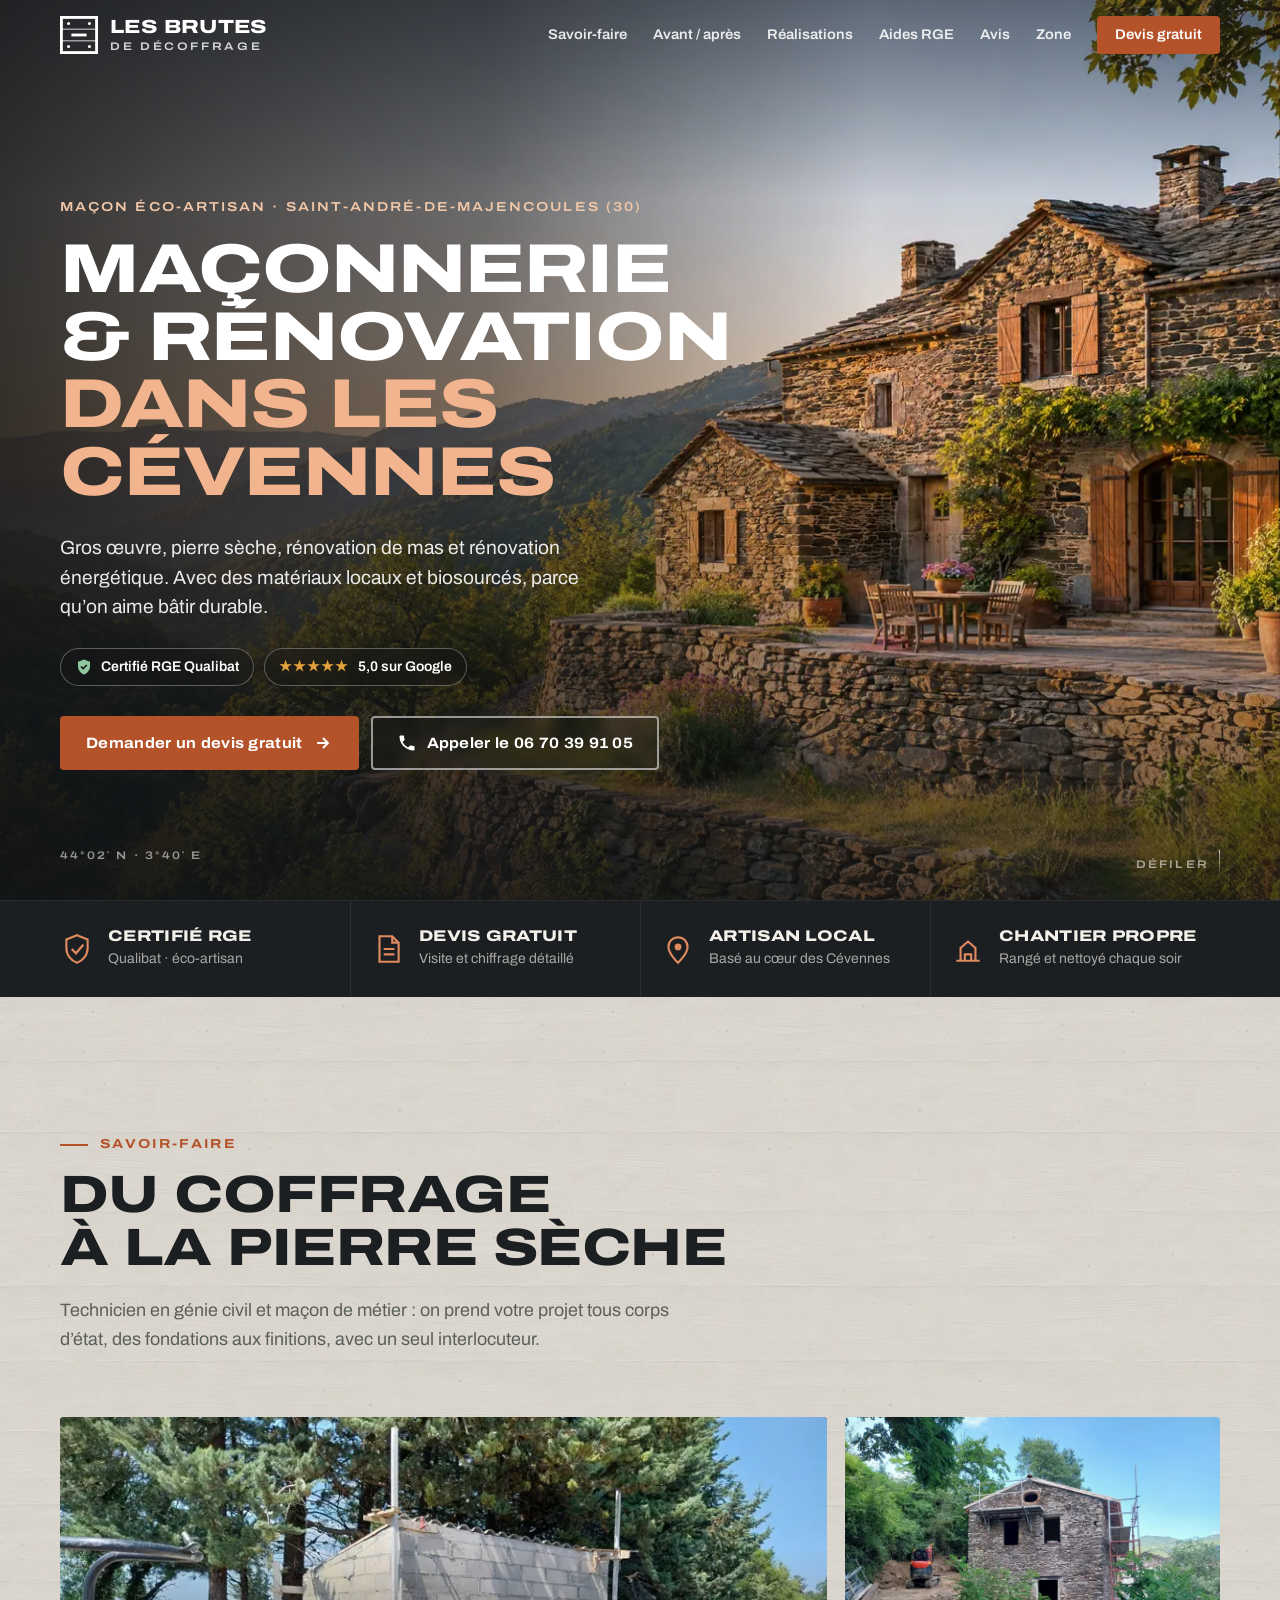
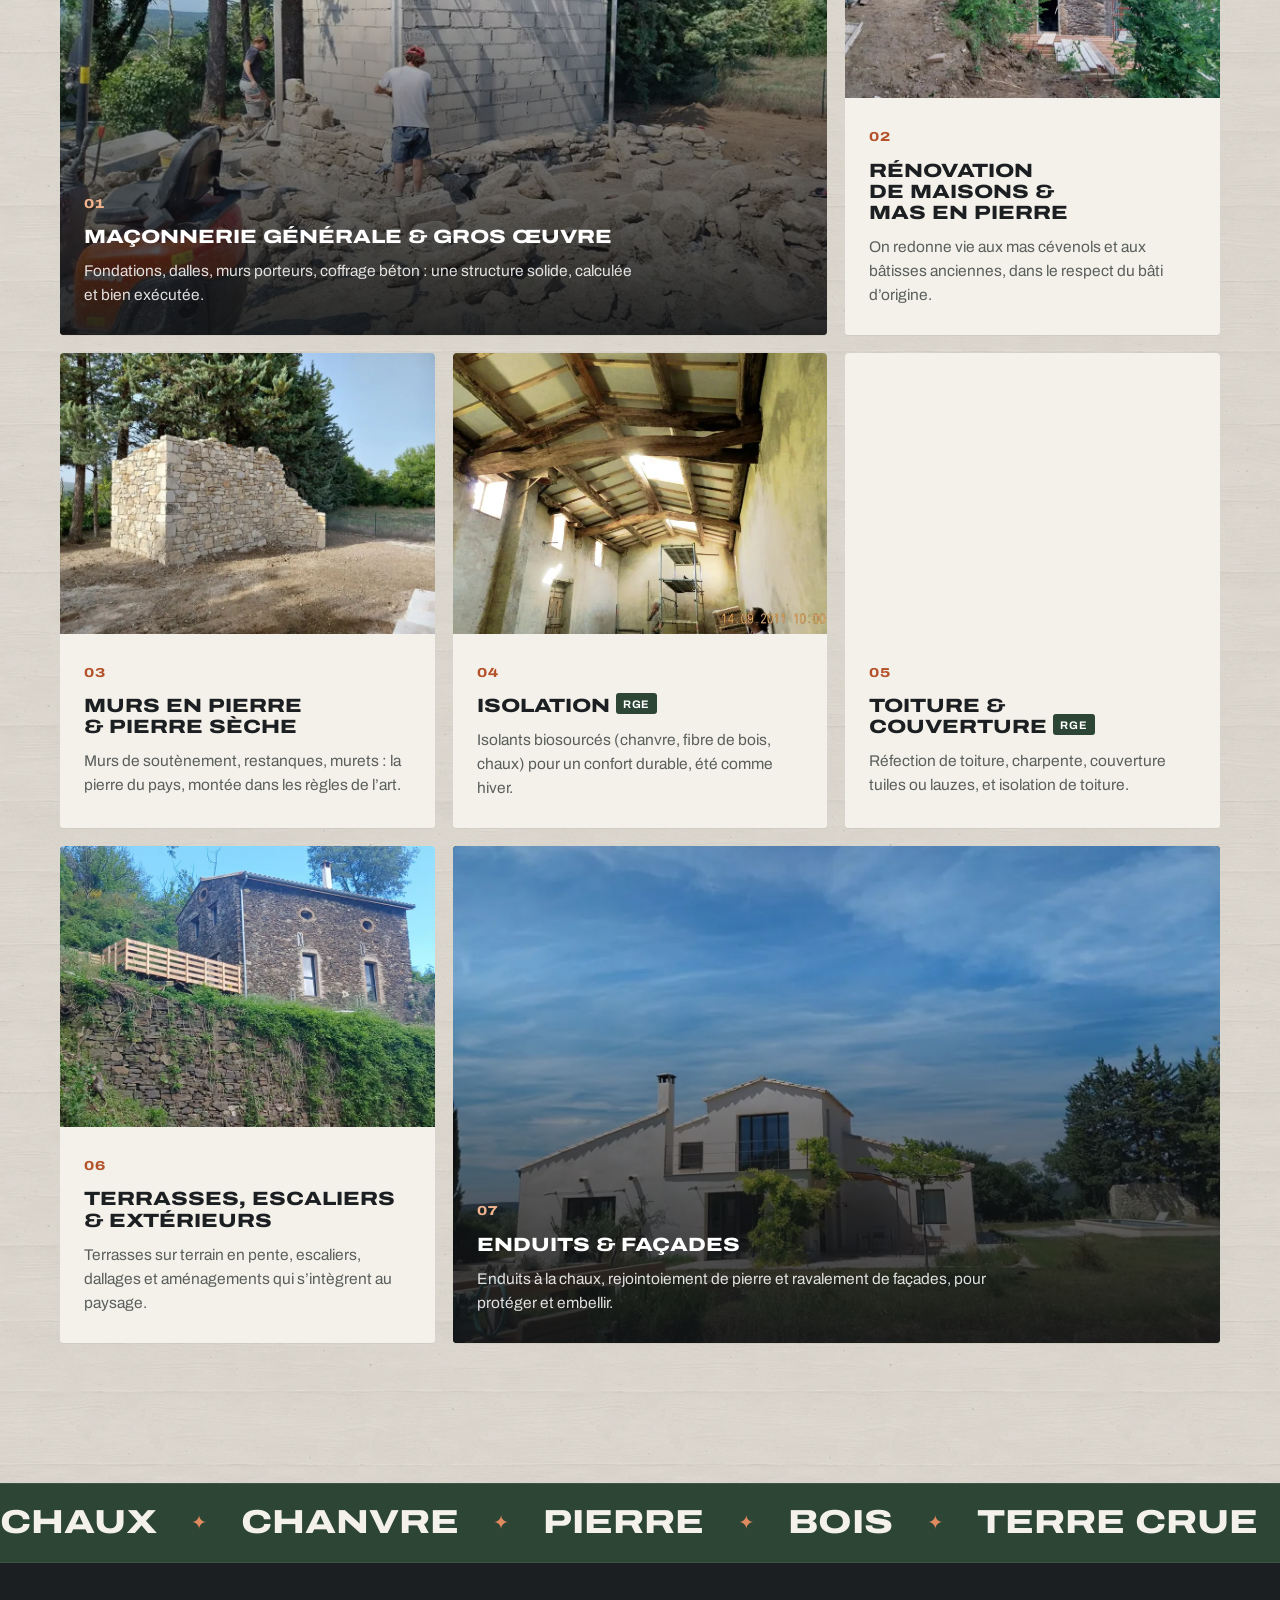
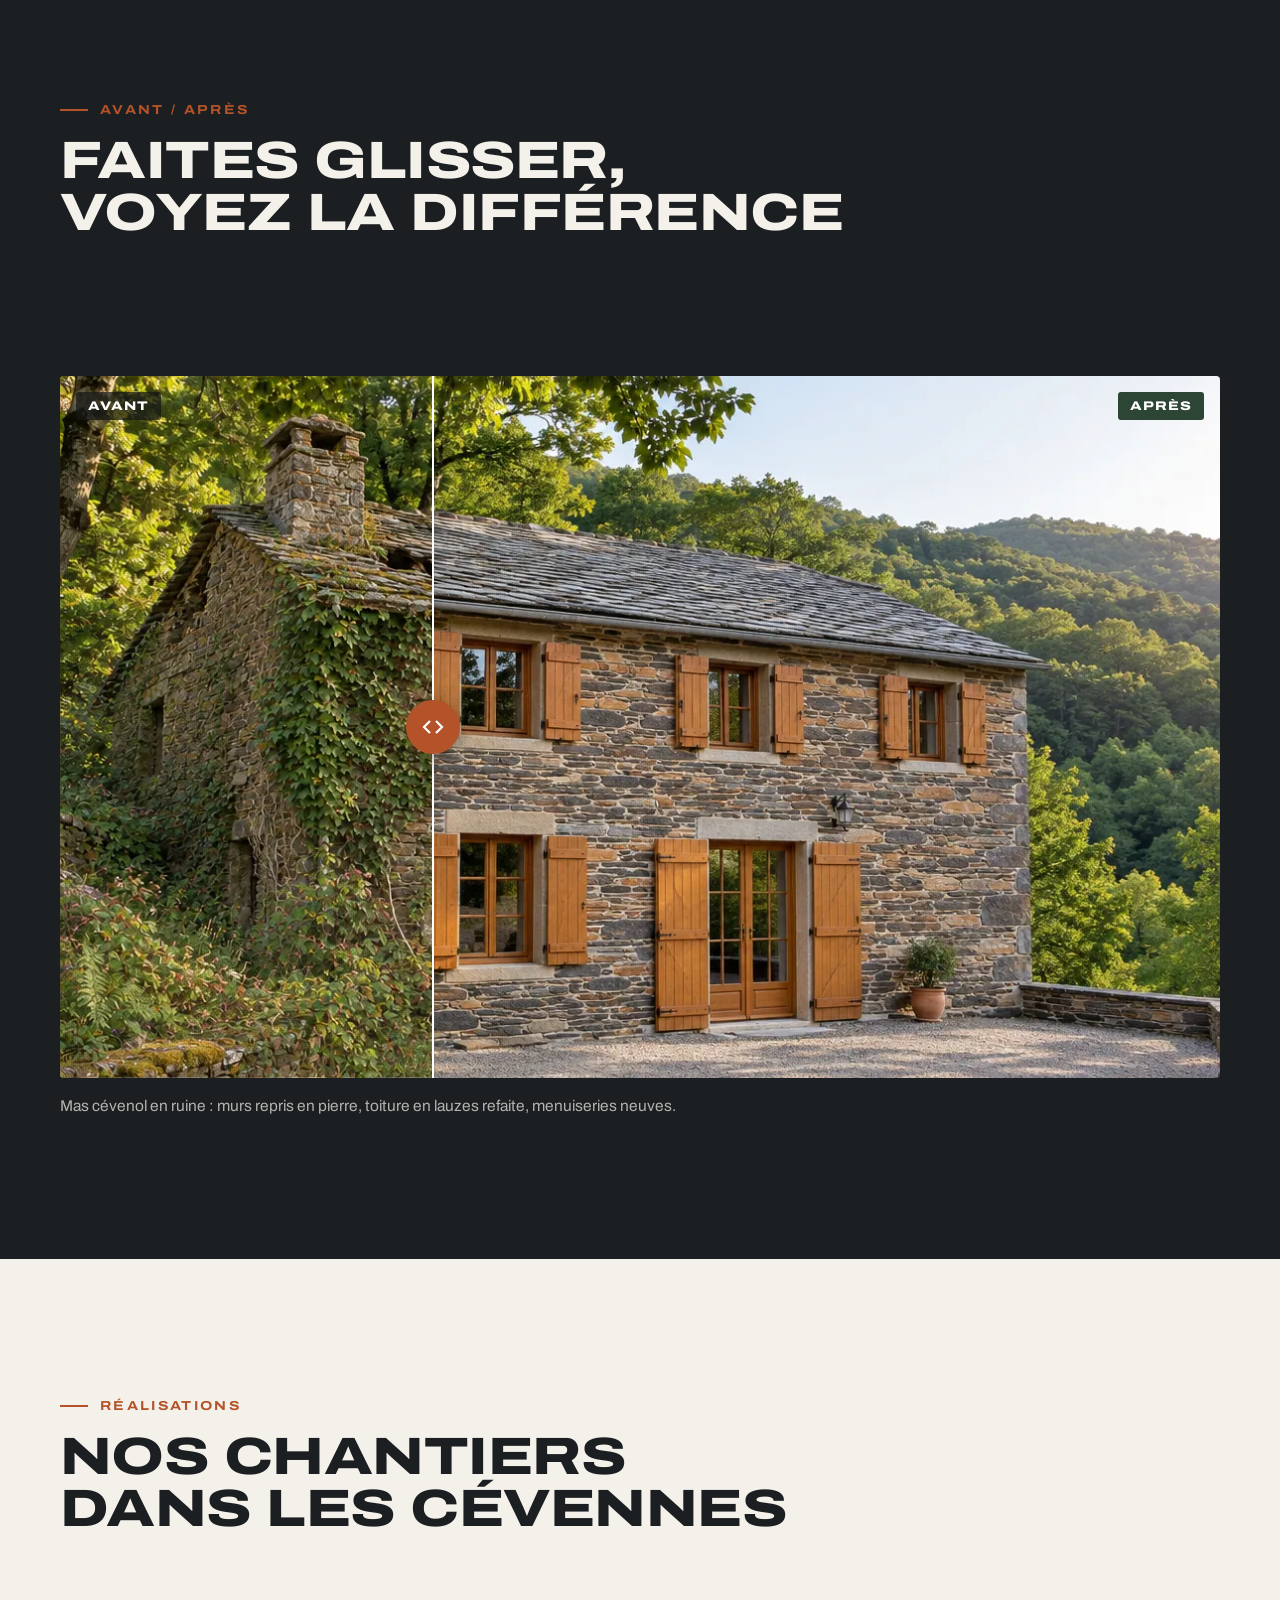
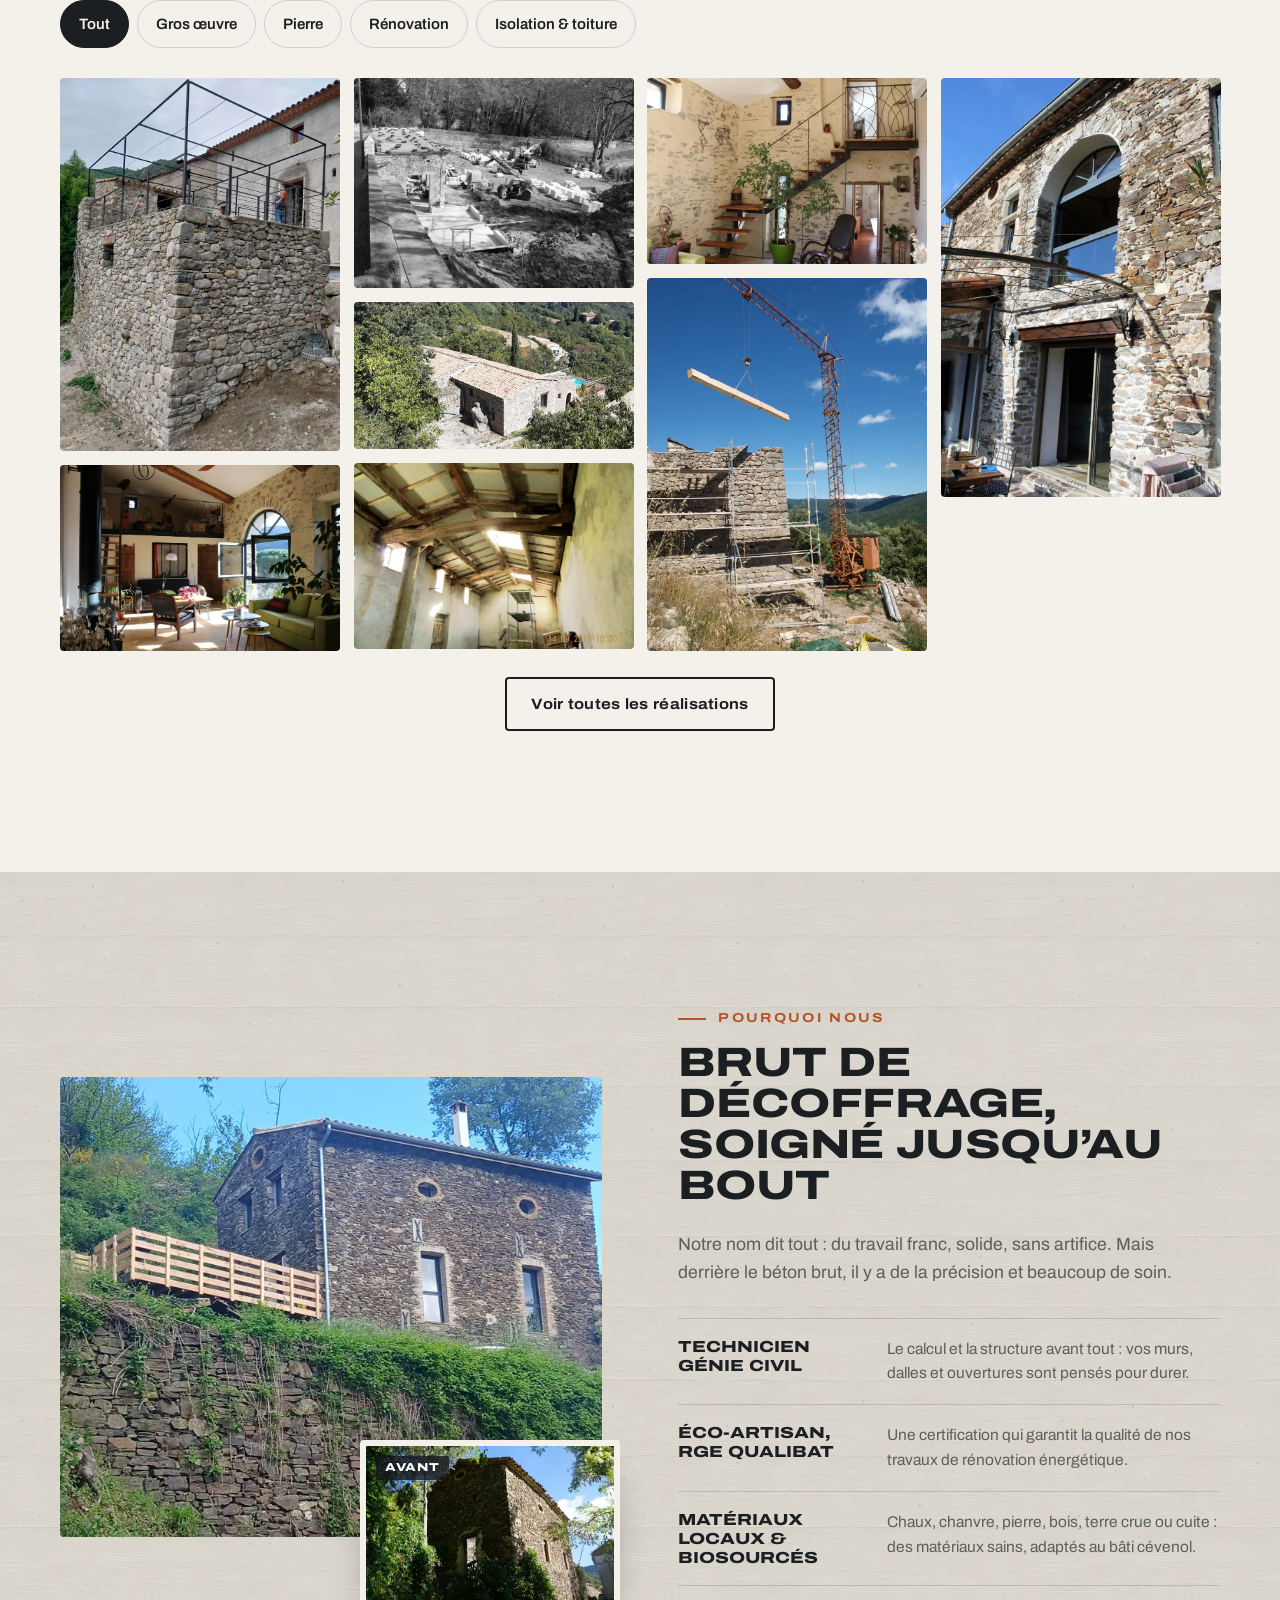
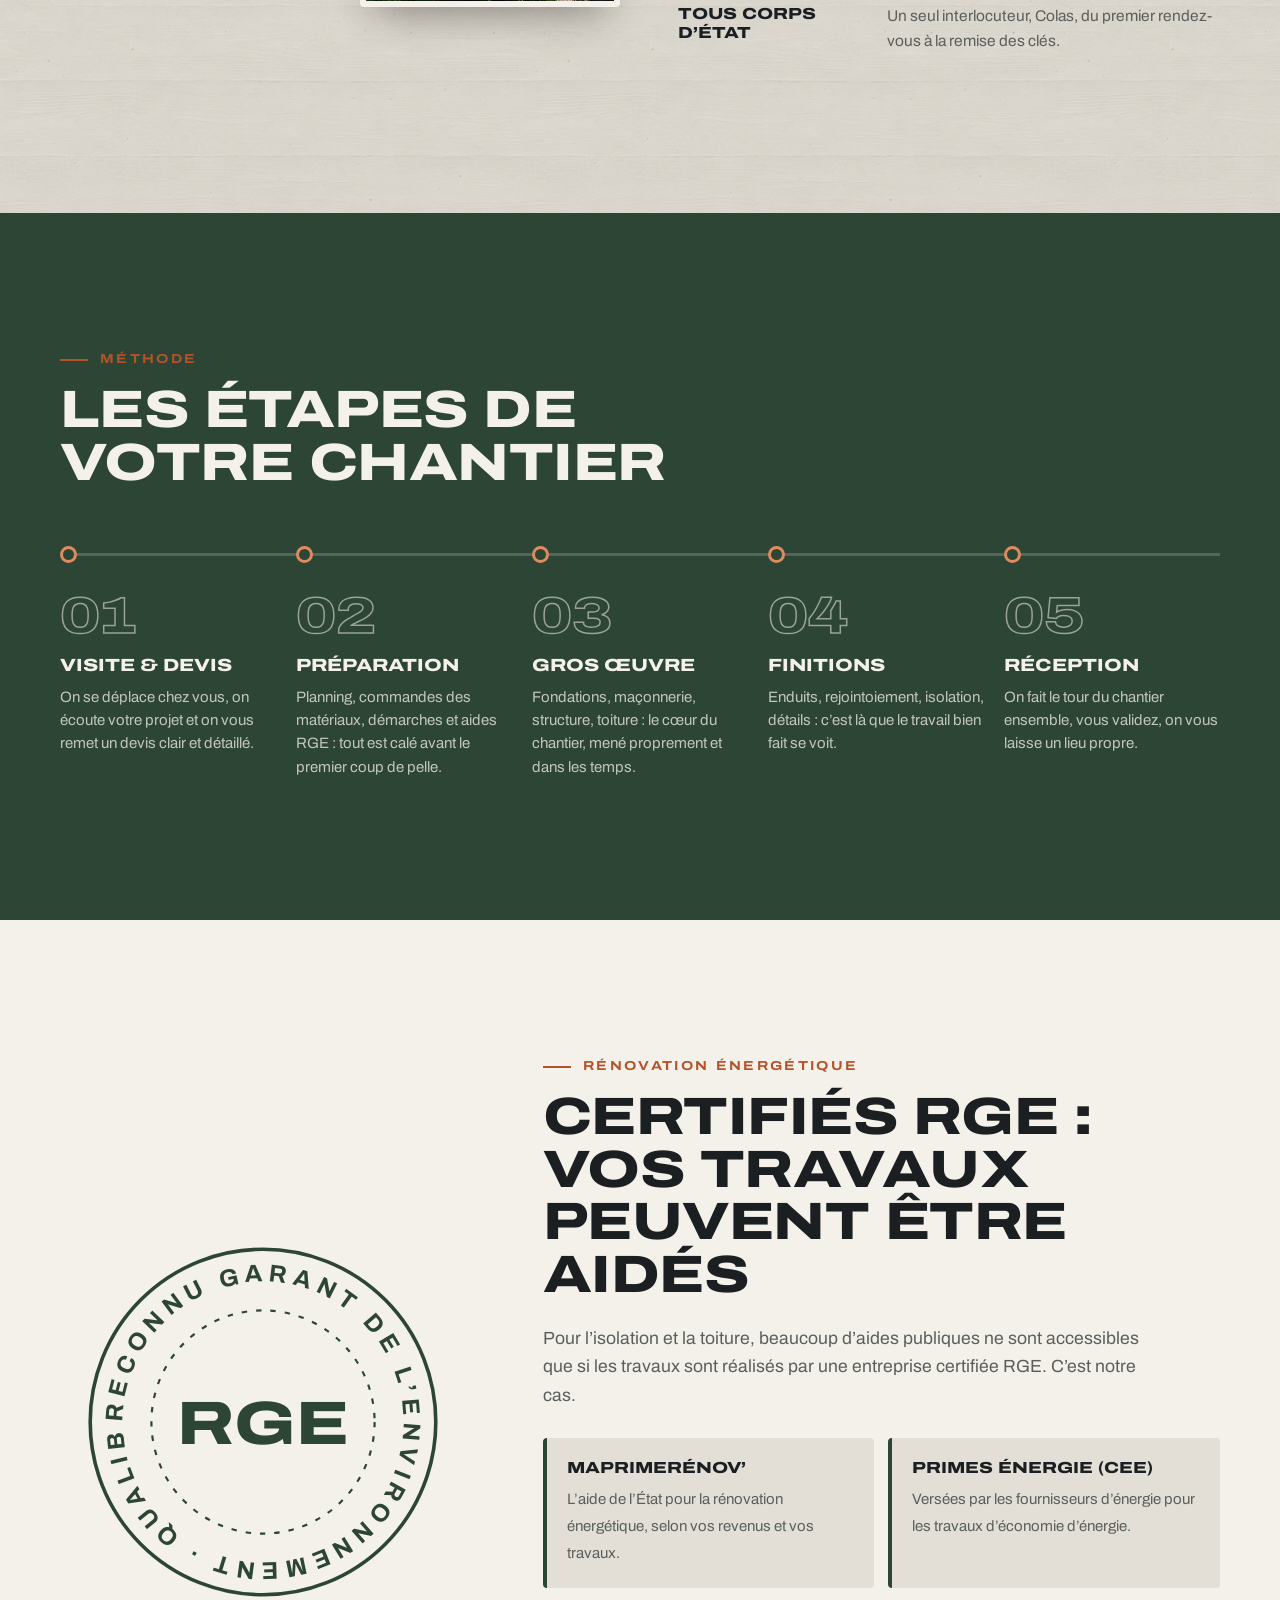
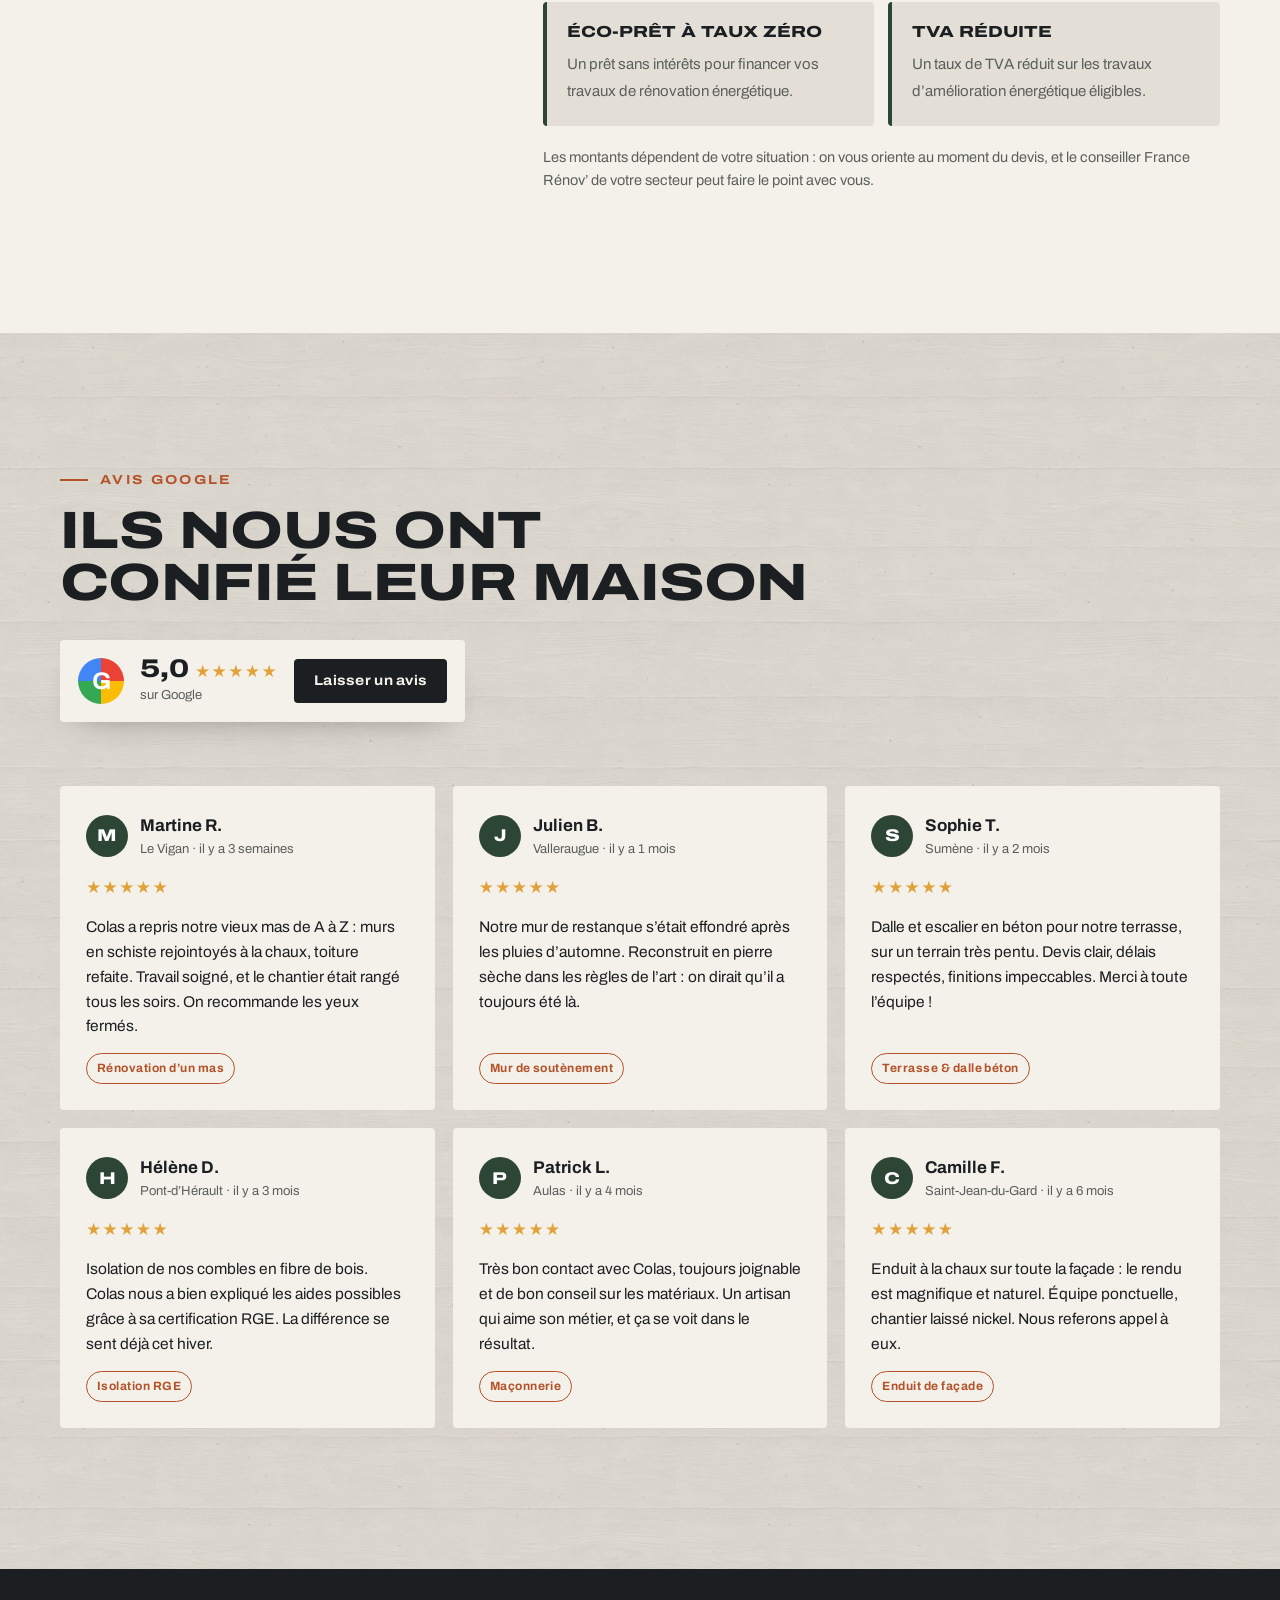
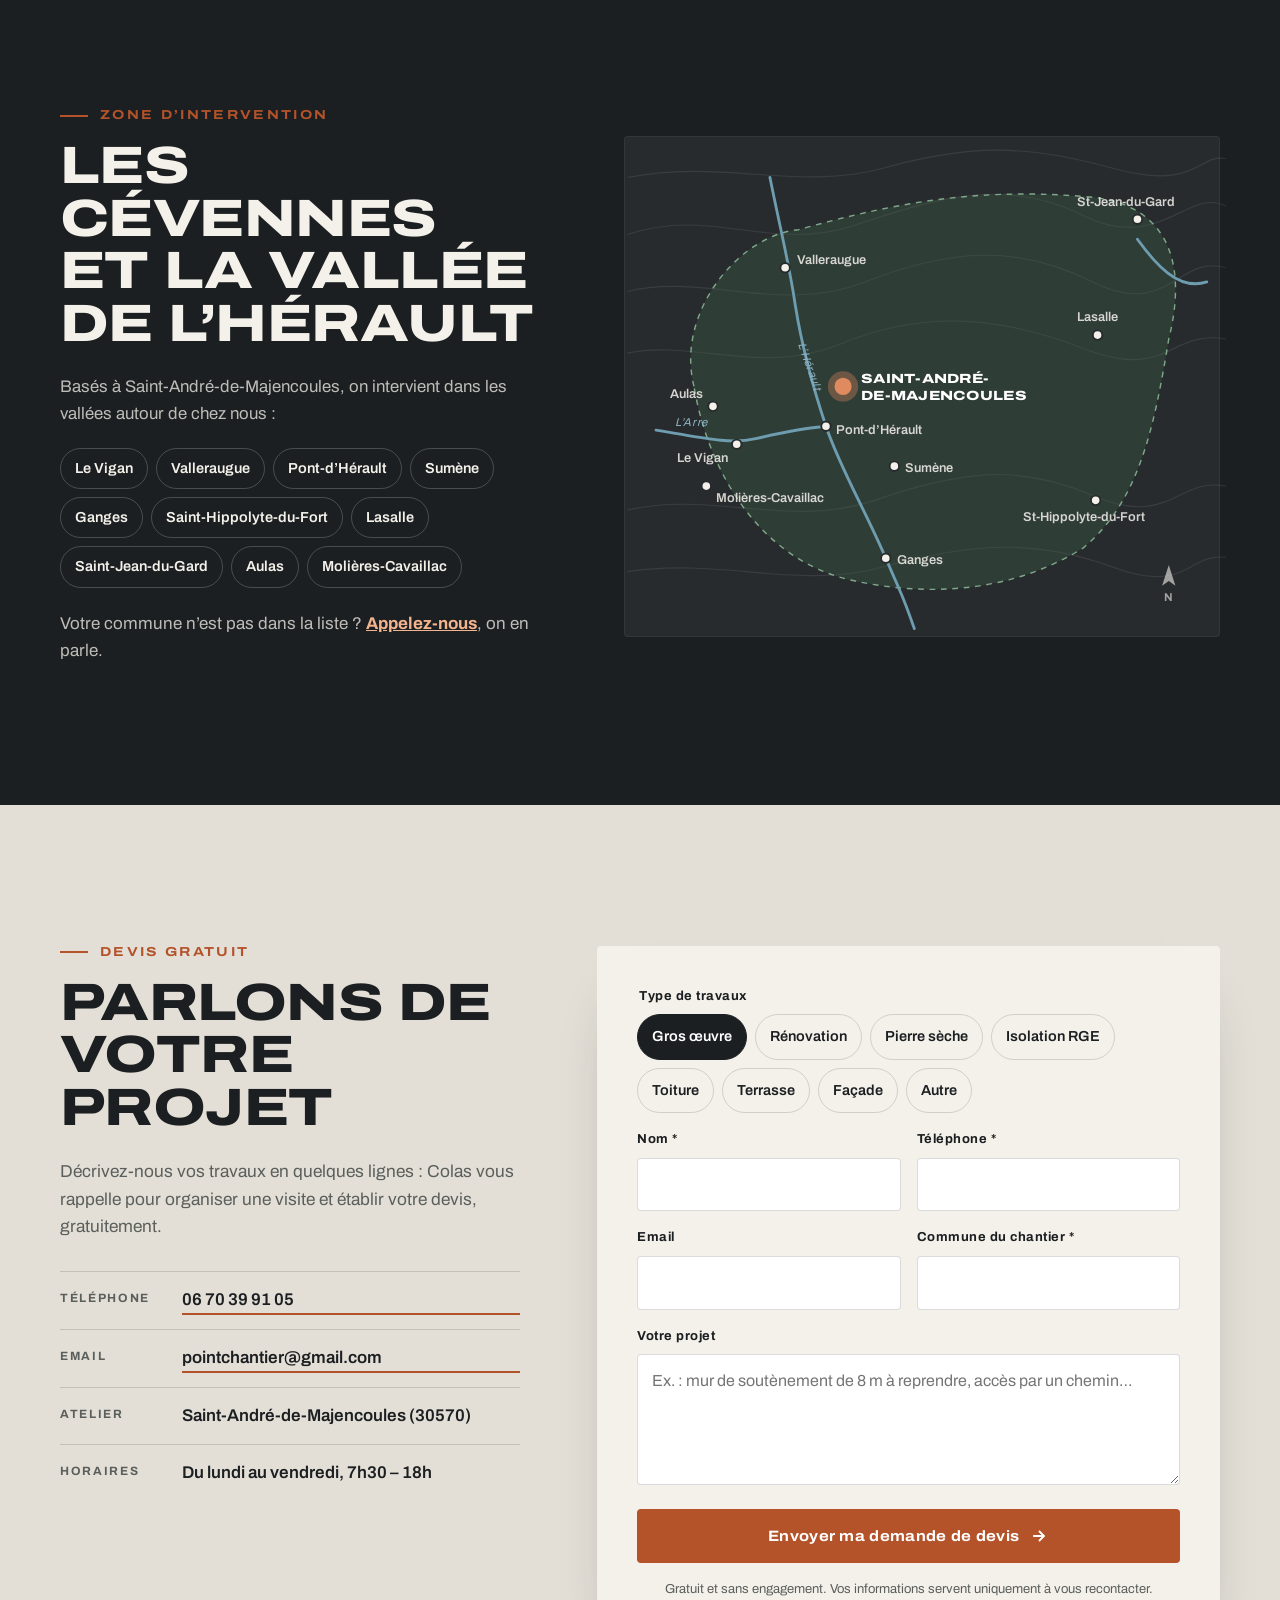
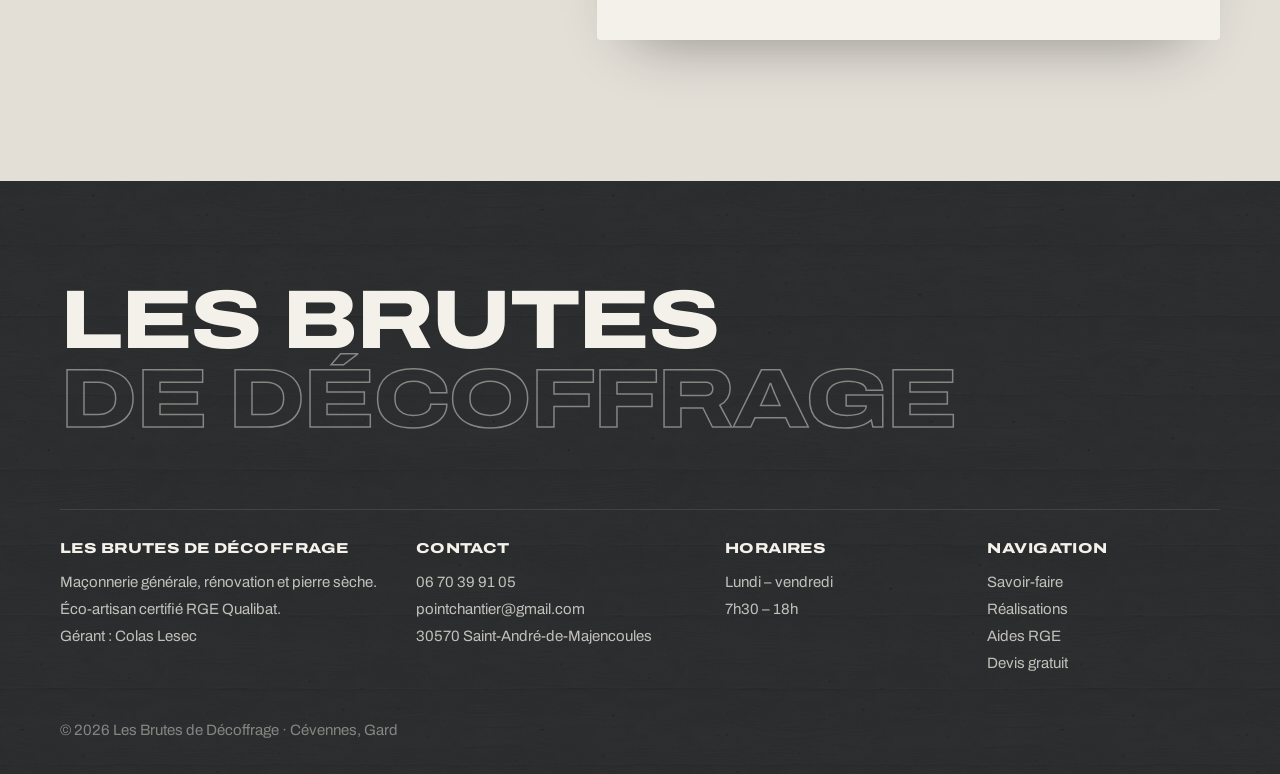
<file: index.html>
<!doctype html>
<html lang="fr">
<head>
<meta charset="utf-8">
<meta name="viewport" content="width=device-width, initial-scale=1, viewport-fit=cover">
<script>document.documentElement.style.setProperty("--vh",innerHeight/100+"px");document.documentElement.classList.add("js")</script>
<title>Les Brutes de Décoffrage · Maçon et rénovation dans les Cévennes</title>
<meta name="description" content="Maçon éco-artisan certifié RGE à Saint-André-de-Majencoules (Gard) : gros œuvre, rénovation de mas en pierre, pierre sèche, isolation, toiture, terrasses et enduits. Devis gratuit au 06 70 39 91 05.">
<meta name="robots" content="noindex, nofollow">
<meta name="theme-color" content="#1C1F21">
<link rel="icon" type="image/svg+xml" href="favicon.svg">
<link rel="apple-touch-icon" href="apple-touch-icon.png">
<meta property="og:type" content="website">
<meta property="og:locale" content="fr_FR">
<meta property="og:title" content="Les Brutes de Décoffrage · Maçonnerie et rénovation dans les Cévennes">
<meta property="og:description" content="Gros œuvre, pierre sèche, rénovation de mas et rénovation énergétique RGE, avec des matériaux locaux et biosourcés. Devis gratuit.">
<meta property="og:image" content="og-image.jpg">
<meta name="twitter:card" content="summary_large_image">
<link rel="preload" href="assets/fonts/archivo-latin-wdth-normal.woff2" as="font" type="font/woff2" crossorigin>
<link rel="preload" as="image" media="(min-width: 768px)" href="assets/img/hero-mas-1600.webp" imagesrcset="assets/img/hero-mas-1024.webp 1024w, assets/img/hero-mas-1600.webp 1600w, assets/img/hero-mas-2560.webp 2560w" imagesizes="100vw">
<link rel="preload" as="image" media="(max-width: 767px)" href="assets/img/hero-mas-m-720.webp" imagesrcset="assets/img/hero-mas-m-720.webp 720w, assets/img/hero-mas-m-1080.webp 1080w" imagesizes="100vw">
<link rel="stylesheet" href="assets/css/style.css?v=3">
<script type="application/ld+json">
{
  "@context": "https://schema.org",
  "@type": "HomeAndConstructionBusiness",
  "name": "Les Brutes de Décoffrage",
  "description": "Maçonnerie générale, gros œuvre, rénovation de mas en pierre, pierre sèche, isolation et toiture (RGE) dans les Cévennes.",
  "founder": "Colas Lesec",
  "telephone": "+33670399105",
  "email": "pointchantier@gmail.com",
  "image": "og-image.jpg",
  "address": {"@type": "PostalAddress", "postalCode": "30570", "addressLocality": "Saint-André-de-Majencoules", "addressRegion": "Gard", "addressCountry": "FR"},
  "openingHoursSpecification": [{"@type": "OpeningHoursSpecification", "dayOfWeek": ["Monday","Tuesday","Wednesday","Thursday","Friday"], "opens": "07:30", "closes": "18:00"}],
  "areaServed": ["Saint-André-de-Majencoules","Le Vigan","Valleraugue","Pont-d'Hérault","Sumène","Ganges","Saint-Hippolyte-du-Fort","Lasalle","Saint-Jean-du-Gard","Aulas","Molières-Cavaillac"]
}
</script>
<script src="assets/js/main.js?v=3" defer></script>
</head>
<body>
<a class="skip" href="#main">Aller au contenu</a>

<header class="hdr" id="hdr">
  <div class="hdr__in">
    <a class="logo" href="#top" aria-label="Les Brutes de Décoffrage, retour en haut">
      <span class="logo__mark" aria-hidden="true"><svg viewBox="0 0 40 40"><rect x="1.5" y="1.5" width="37" height="37" fill="none" stroke="currentColor" stroke-width="3"/><path d="M1.5 14h37M1.5 26h37" stroke="currentColor" stroke-width="1.5" opacity=".55"/><circle cx="9" cy="8" r="1.6" fill="currentColor"/><circle cx="31" cy="8" r="1.6" fill="currentColor"/><circle cx="9" cy="32" r="1.6" fill="currentColor"/><circle cx="31" cy="32" r="1.6" fill="currentColor"/><path d="M12 20h16" stroke="currentColor" stroke-width="3"/></svg></span>
      <span class="logo__txt"><b>Les Brutes</b><small>de décoffrage</small></span>
    </a>
    <nav class="nav" id="nav" aria-label="Navigation principale">
      <a href="#services">Savoir-faire</a>
      <a href="#avant-apres">Avant / après</a>
      <a href="#realisations">Réalisations</a>
      <a href="#rge">Aides RGE</a>
      <a href="#avis">Avis</a>
      <a href="#zone">Zone</a>
      <a class="nav__cta" href="#devis">Devis gratuit</a>
    </nav>
    <button class="burger" id="burger" aria-expanded="false" aria-controls="nav" aria-label="Ouvrir le menu"><span></span><span></span></button>
  </div>
</header>

<main id="main">

<!-- ============ HERO ============ -->
<section class="hero" id="top">
  <!-- EXEMPLE – à remplacer : visuel d'illustration du hero -->
  <picture class="hero__bg">
    <source media="(max-width: 767px)" srcset="assets/img/hero-mas-m-720.webp 720w, assets/img/hero-mas-m-1080.webp 1080w" sizes="100vw">
    <img src="assets/img/hero-mas-1600.webp" srcset="assets/img/hero-mas-1024.webp 1024w, assets/img/hero-mas-1600.webp 1600w, assets/img/hero-mas-2560.webp 2560w" sizes="100vw" width="2560" height="1448" alt="Mas cévenol en pierre de schiste rénové, au-dessus de restanques, face aux vallées vertes des Cévennes au coucher du soleil" fetchpriority="high">
  </picture>
  <div class="hero__shade" aria-hidden="true"></div>
  <div class="hero__in wrap">
    <p class="hero__eyebrow rv">Maçon éco-artisan · Saint-André-de-Majencoules (30)</p>
    <h1 class="hero__title rv"><span>Maçonnerie</span> <span>&amp; rénovation</span> <span class="hero__title-accent">dans les Cévennes</span></h1>
    <p class="hero__sub rv">Gros œuvre, pierre sèche, rénovation de mas et rénovation énergétique. Avec des matériaux locaux et biosourcés, parce qu’on aime bâtir durable.</p>
    <ul class="hero__badges rv" aria-label="Garanties">
      <li><svg viewBox="0 0 24 24" aria-hidden="true"><path d="M12 2l8 3v6c0 5-3.4 9.4-8 11-4.6-1.6-8-6-8-11V5l8-3zm-1.2 13.6l5.7-5.7-1.4-1.4-4.3 4.3-2.1-2.1-1.4 1.4 3.5 3.5z" fill="currentColor"/></svg>Certifié RGE Qualibat</li>
      <!-- EXEMPLE – à remplacer : note Google réelle -->
      <li><span class="stars" aria-hidden="true">★★★★★</span>5,0 sur Google</li>
    </ul>
    <div class="hero__ctas rv" id="heroCtas">
      <a class="btn btn--terre" href="#devis">Demander un devis gratuit<svg viewBox="0 0 24 24" aria-hidden="true"><path d="M5 12h12m-5-6 6 6-6 6" fill="none" stroke="currentColor" stroke-width="2.2"/></svg></a>
      <a class="btn btn--ghost" href="tel:+33670399105"><svg viewBox="0 0 24 24" aria-hidden="true"><path d="M6.6 10.8a15.1 15.1 0 0 0 6.6 6.6l2.2-2.2c.3-.3.7-.4 1-.2 1.1.4 2.3.6 3.6.6.6 0 1 .4 1 1V20c0 .6-.4 1-1 1A17 17 0 0 1 3 4c0-.6.4-1 1-1h3.5c.6 0 1 .4 1 1 0 1.3.2 2.5.6 3.6.1.3 0 .7-.2 1l-2.3 2.2z" fill="currentColor"/></svg>Appeler le 06&nbsp;70&nbsp;39&nbsp;91&nbsp;05</a>
    </div>
  </div>
  <div class="hero__foot wrap" aria-hidden="true">
    <span>44°02′ N · 3°40′ E</span>
    <span class="hero__scroll">Défiler</span>
  </div>
</section>

<!-- ============ BANDEAU CONFIANCE ============ -->
<section class="trust" aria-label="Nos engagements">
  <ul class="trust__list wrap">
    <li><svg viewBox="0 0 32 32" aria-hidden="true"><path d="M16 3l10 4v8c0 6.5-4.3 12-10 14-5.7-2-10-7.5-10-14V7l10-4z" fill="none" stroke="currentColor" stroke-width="2"/><path d="M11 16l4 4 7-8" fill="none" stroke="currentColor" stroke-width="2.2"/></svg><div><b>Certifié RGE</b><span>Qualibat · éco-artisan</span></div></li>
    <li><svg viewBox="0 0 32 32" aria-hidden="true"><path d="M8 4h12l6 6v18H8z" fill="none" stroke="currentColor" stroke-width="2"/><path d="M20 4v6h6M12 16h10M12 21h10" fill="none" stroke="currentColor" stroke-width="2"/></svg><div><b>Devis gratuit</b><span>Visite et chiffrage détaillé</span></div></li>
    <li><svg viewBox="0 0 32 32" aria-hidden="true"><path d="M16 29s-9-8.6-9-15a9 9 0 0 1 18 0c0 6.4-9 15-9 15z" fill="none" stroke="currentColor" stroke-width="2"/><circle cx="16" cy="14" r="3.2" fill="currentColor"/></svg><div><b>Artisan local</b><span>Basé au cœur des Cévennes</span></div></li>
    <li><svg viewBox="0 0 32 32" aria-hidden="true"><path d="M5 27h22M9 27V15l7-6 7 6v12" fill="none" stroke="currentColor" stroke-width="2"/><path d="M13 27v-6h6v6" fill="none" stroke="currentColor" stroke-width="2"/></svg><div><b>Chantier propre</b><span>Rangé et nettoyé chaque soir</span></div></li>
  </ul>
</section>

<!-- ============ SERVICES ============ -->
<section class="services beton" id="services" aria-labelledby="services-t">
  <div class="wrap">
    <header class="shead">
      <p class="kicker rv">Savoir-faire</p>
      <h2 class="h2 rv" id="services-t">Du coffrage<br>à la pierre sèche</h2>
      <p class="shead__txt rv">Technicien en génie civil et maçon de métier : on prend votre projet tous corps d’état, des fondations aux finitions, avec un seul interlocuteur.</p>
    </header>
    <!-- Services : pour modifier, changer titre / texte / image de chaque <article> -->
    <div class="svc">
      <article class="svc__card svc__card--wide rv">
        <img src="assets/img/mur-parpaing-chantier-800.webp" srcset="assets/img/mur-parpaing-chantier-800.webp 800w, assets/img/mur-parpaing-chantier-1600.webp 1600w" sizes="(min-width: 980px) 60vw, 100vw" width="800" height="600" loading="lazy" decoding="async" alt="Élévation d’un mur en blocs béton sur un chantier dans les Cévennes">
        <div class="svc__body"><span class="svc__n">01</span><h3>Maçonnerie générale &amp; gros œuvre</h3><p>Fondations, dalles, murs porteurs, coffrage béton : une structure solide, calculée et bien exécutée.</p></div>
      </article>
      <article class="svc__card rv">
        <img src="assets/img/maison-schiste-echafaudage-800.webp" width="800" height="600" loading="lazy" decoding="async" alt="Maison en schiste en cours de rénovation, échafaudage en façade">
        <div class="svc__body"><span class="svc__n">02</span><h3>Rénovation de maisons &amp; mas en pierre</h3><p>On redonne vie aux mas cévenols et aux bâtisses anciennes, dans le respect du bâti d’origine.</p></div>
      </article>
      <article class="svc__card rv">
        <img src="assets/img/mur-pierre-neuf-800.webp" width="800" height="600" loading="lazy" decoding="async" alt="Mur en pierre neuf monté à la main">
        <div class="svc__body"><span class="svc__n">03</span><h3>Murs en pierre &amp; pierre sèche</h3><p>Murs de soutènement, restanques, murets : la pierre du pays, montée dans les règles de l’art.</p></div>
      </article>
      <article class="svc__card rv">
        <img src="assets/img/charpente-combles-800.webp" width="800" height="533" loading="lazy" decoding="async" alt="Combles et charpente bois d’une maison en rénovation">
        <div class="svc__body"><span class="svc__n">04</span><h3>Isolation <em class="tag">RGE</em></h3><p>Isolants biosourcés (chanvre, fibre de bois, chaux) pour un confort durable, été comme hiver.</p></div>
      </article>
      <article class="svc__card rv">
        <img src="assets/img/toit-tuiles-pierre-800.webp" width="800" height="600" loading="lazy" decoding="async" alt="Toiture en tuiles sur un mur en pierre">
        <div class="svc__body"><span class="svc__n">05</span><h3>Toiture &amp; couverture <em class="tag">RGE</em></h3><p>Réfection de toiture, charpente, couverture tuiles ou lauzes, et isolation de toiture.</p></div>
      </article>
      <article class="svc__card rv">
        <img src="assets/img/maison-schiste-terrasse-800.webp" width="800" height="600" loading="lazy" decoding="async" alt="Maison en schiste rénovée avec sa terrasse sur mur en pierre">
        <div class="svc__body"><span class="svc__n">06</span><h3>Terrasses, escaliers &amp; extérieurs</h3><p>Terrasses sur terrain en pente, escaliers, dallages et aménagements qui s’intègrent au paysage.</p></div>
      </article>
      <article class="svc__card svc__card--wide rv">
        <img src="assets/img/maison-enduite-800.webp" srcset="assets/img/maison-enduite-800.webp 800w, assets/img/maison-enduite-1600.webp 1600w" sizes="(min-width: 980px) 40vw, 100vw" width="800" height="600" loading="lazy" decoding="async" alt="Maison avec façade enduite et finitions neuves">
        <div class="svc__body"><span class="svc__n">07</span><h3>Enduits &amp; façades</h3><p>Enduits à la chaux, rejointoiement de pierre et ravalement de façades, pour protéger et embellir.</p></div>
      </article>
    </div>
  </div>
</section>

<!-- ============ MATÉRIAUX (texte réel du site actuel) ============ -->
<section class="mat" aria-label="Nos matériaux">
  <div class="mat__track" aria-hidden="true">
    <div class="mat__row"><span>Chaux</span><i>✦</i><span>Chanvre</span><i>✦</i><span>Pierre</span><i>✦</i><span>Bois</span><i>✦</i><span>Terre crue</span><i>✦</i><span>Terre cuite</span><i>✦</i><span>Béton</span><i>✦</i></div>
    <div class="mat__row"><span>Chaux</span><i>✦</i><span>Chanvre</span><i>✦</i><span>Pierre</span><i>✦</i><span>Bois</span><i>✦</i><span>Terre crue</span><i>✦</i><span>Terre cuite</span><i>✦</i><span>Béton</span><i>✦</i></div>
  </div>
  <p class="sr-only">Matériaux locaux et biosourcés : chaux, chanvre, pierre, bois, terre crue et terre cuite.</p>
</section>

<!-- ============ AVANT / APRÈS ============ -->
<!-- EXEMPLE – à remplacer : les 4 paires avant/après sont des visuels d'illustration, à remplacer par les vrais chantiers -->
<section class="ba" id="avant-apres" aria-labelledby="ba-t">
  <div class="wrap">
    <header class="shead shead--light">
      <p class="kicker rv">Avant / après</p>
      <h2 class="h2 rv" id="ba-t">Faites glisser,<br>voyez la différence</h2>
    </header>
    <div class="ba__tabs rv" role="group" aria-label="Choisir un chantier">
      <button aria-pressed="true" data-ba="0">Mas en pierre</button>
      <button aria-pressed="false" data-ba="1">Mur de soutènement</button>
      <button aria-pressed="false" data-ba="2">Terrasse béton</button>
      <button aria-pressed="false" data-ba="3">Combles isolés <small>RGE</small></button>
    </div>
    <div class="ba__stage rv">
      <div class="ba__slider" id="baSlider" style="--pos:50%">
        <img class="ba__after" id="baAfter" src="assets/img/ap-mas-apres-1168.webp" width="1168" height="880" alt="Après : mas en pierre entièrement rénové">
        <div class="ba__before-wrap"><img class="ba__before" id="baBefore" src="assets/img/ap-mas-avant-1168.webp" width="1168" height="880" alt="Avant : mas en pierre en ruine"></div>
        <span class="ba__lbl ba__lbl--l" aria-hidden="true">Avant</span>
        <span class="ba__lbl ba__lbl--r" aria-hidden="true">Après</span>
        <div class="ba__handle" aria-hidden="true"><span><svg viewBox="0 0 24 24"><path d="M9 6l-6 6 6 6M15 6l6 6-6 6" fill="none" stroke="currentColor" stroke-width="2.2"/></svg></span></div>
        <input class="ba__range" id="baRange" type="range" min="0" max="100" value="50" aria-label="Curseur avant / après">
      </div>
      <p class="ba__cap" id="baCap" aria-live="polite">Mas cévenol en ruine : murs repris en pierre, toiture en lauzes refaite, menuiseries neuves.</p>
    </div>
  </div>
</section>

<!-- ============ RÉALISATIONS ============ -->
<section class="real" id="realisations" aria-labelledby="real-t">
  <div class="wrap">
    <header class="shead">
      <p class="kicker rv">Réalisations</p>
      <h2 class="h2 rv" id="real-t">Nos chantiers<br>dans les Cévennes</h2>
    </header>
    <div class="filters rv" role="group" aria-label="Filtrer les réalisations">
      <button class="is-on" aria-pressed="true" data-f="all">Tout</button>
      <button aria-pressed="false" data-f="go">Gros œuvre</button>
      <button aria-pressed="false" data-f="pierre">Pierre</button>
      <button aria-pressed="false" data-f="reno">Rénovation</button>
      <button aria-pressed="false" data-f="iso">Isolation &amp; toiture</button>
    </div>
    <!-- Photos issues du site actuel du client (Jimdo) – légendes à confirmer -->
    <ul class="gal is-short" id="gal">
      <li data-c="pierre"><button><img src="assets/img/tour-pierre-restauree-800.webp" width="800" height="1067" loading="lazy" decoding="async" alt="Bâtisse en pierre restaurée"></button><span>Bâtisse en pierre restaurée</span></li>
      <li data-c="reno"><button><img src="assets/img/sejour-renove-arche-800.webp" width="800" height="533" loading="lazy" decoding="async" alt="Séjour rénové avec grande fenêtre en arche"></button><span>Séjour sous charpente</span></li>
      <li data-c="go"><button><img src="assets/img/fondations-chantier-800.webp" width="800" height="600" loading="lazy" decoding="async" alt="Fondations et réseaux sur un chantier"></button><span>Fondations</span></li>
      <li data-c="pierre"><button><img src="assets/img/mas-pierre-vallee-800.webp" width="800" height="421" loading="lazy" decoding="async" alt="Mas en pierre dans la vallée"></button><span>Mas en pierre</span></li>
      <li data-c="iso"><button><img src="assets/img/charpente-combles-800.webp" width="800" height="533" loading="lazy" decoding="async" alt="Charpente et combles avant isolation"></button><span>Charpente &amp; combles</span></li>
      <li data-c="reno"><button><img src="assets/img/interieur-escalier-pierre-800.webp" width="800" height="533" loading="lazy" decoding="async" alt="Intérieur rénové, mur en pierre apparente et escalier"></button><span>Pierre apparente</span></li>
      <li data-c="go"><button><img src="assets/img/grue-chantier-800.webp" width="800" height="1067" loading="lazy" decoding="async" alt="Grue de chantier au-dessus d’une maison en pierre"></button><span>Levage en montagne</span></li>
      <li data-c="pierre"><button><img src="assets/img/facade-schiste-verriere-800.webp" width="800" height="1200" loading="lazy" decoding="async" alt="Façade en schiste avec verrière"></button><span>Façade en schiste</span></li>
      <li data-c="reno"><button><img src="assets/img/cuisine-voute-800.webp" width="800" height="533" loading="lazy" decoding="async" alt="Cuisine sous voûte en briques"></button><span>Voûte en briques</span></li>
      <li data-c="iso"><button><img src="assets/img/toit-tuiles-pierre-800.webp" width="800" height="600" loading="lazy" decoding="async" alt="Toiture en tuiles refaite"></button><span>Toiture</span></li>
      <li data-c="go"><button><img src="assets/img/ouverture-etaiement-800.webp" width="800" height="483" loading="lazy" decoding="async" alt="Création d’ouverture avec étaiement"></button><span>Création d’ouverture</span></li>
      <li data-c="pierre"><button><img src="assets/img/maison-pierre-facade-800.webp" width="800" height="600" loading="lazy" decoding="async" alt="Maison en pierre au milieu des restanques"></button><span>Maison en pierre</span></li>
      <li data-c="reno"><button><img src="assets/img/sejour-poutres-800.webp" width="800" height="600" loading="lazy" decoding="async" alt="Séjour rénové avec poutres apparentes et escalier"></button><span>Plancher &amp; poutres</span></li>
      <li data-c="iso"><button><img src="assets/img/plancher-poutres-800.webp" width="800" height="600" loading="lazy" decoding="async" alt="Plancher bois neuf sur mur en schiste"></button><span>Plancher bois</span></li>
      <li data-c="go"><button><img src="assets/img/elevation-briques-800.webp" width="800" height="600" loading="lazy" decoding="async" alt="Élévation de murs en briques"></button><span>Élévation en briques</span></li>
      <li data-c="reno"><button><img src="assets/img/facade-apres-couleur-800.webp" width="800" height="600" loading="lazy" decoding="async" alt="Façade rénovée et enduite"></button><span>Façade enduite</span></li>
      <li data-c="pierre"><button><img src="assets/img/maison-schiste-terrasse-800.webp" width="800" height="600" loading="lazy" decoding="async" alt="Maison en schiste avec terrasse"></button><span>Maison en schiste</span></li>
      <li data-c="go"><button><img src="assets/img/facade-echafaudage-800.webp" width="800" height="600" loading="lazy" decoding="async" alt="Façade en schiste sous échafaudage"></button><span>Reprise de façade</span></li>
      <!-- EXEMPLE – à remplacer : visuel d'illustration -->
      <li data-c="iso"><button><img src="assets/img/ap-combles-apres-800.webp" width="800" height="603" loading="lazy" decoding="async" alt="Combles isolés en fibre de bois"></button><span>Combles isolés</span></li>
      <li data-c="reno"><button><img src="assets/img/cuisine-contemporaine-800.webp" width="800" height="600" loading="lazy" decoding="async" alt="Cuisine contemporaine dans une maison rénovée"></button><span>Rénovation intérieure</span></li>
    </ul>
    <div class="gal__more" id="galMore"><button class="btn btn--line" id="galMoreBtn" aria-controls="gal">Voir toutes les réalisations</button></div>
  </div>
</section>

<dialog class="lb" id="lb" aria-label="Photo agrandie">
  <button class="lb__x" id="lbX" aria-label="Fermer">×</button>
  <img id="lbImg" alt="">
  <p id="lbCap"></p>
</dialog>

<!-- ============ POURQUOI NOUS ============ -->
<section class="why beton" aria-labelledby="why-t">
  <div class="wrap why__grid">
    <div class="why__media rv">
      <img class="why__main" src="assets/img/maison-schiste-terrasse-800.webp" srcset="assets/img/maison-schiste-terrasse-800.webp 800w, assets/img/maison-schiste-terrasse-1600.webp 1600w" sizes="(min-width: 980px) 45vw, 100vw" width="800" height="600" loading="lazy" decoding="async" alt="Après : maison en schiste rénovée avec terrasse sur mur en pierre">
      <figure class="why__inset">
        <img src="assets/img/ruine-vegetation-800.webp" width="800" height="450" loading="lazy" decoding="async" alt="Avant : la même maison en ruine envahie par la végétation">
        <figcaption>Avant</figcaption>
      </figure>
    </div>
    <div class="why__txt">
      <p class="kicker rv">Pourquoi nous</p>
      <h2 class="h2 rv" id="why-t">Brut de décoffrage,<br>soigné jusqu’au bout</h2>
      <p class="why__lead rv">Notre nom dit tout : du travail franc, solide, sans artifice. Mais derrière le béton brut, il y a de la précision et beaucoup de soin.</p>
      <ul class="why__list">
        <li class="rv"><b>Technicien génie civil</b><span>Le calcul et la structure avant tout : vos murs, dalles et ouvertures sont pensés pour durer.</span></li>
        <li class="rv"><b>Éco-artisan, RGE Qualibat</b><span>Une certification qui garantit la qualité de nos travaux de rénovation énergétique.</span></li>
        <li class="rv"><b>Matériaux locaux &amp; biosourcés</b><span>Chaux, chanvre, pierre, bois, terre crue ou cuite : des matériaux sains, adaptés au bâti cévenol.</span></li>
        <li class="rv"><b>Tous corps d’état</b><span>Un seul interlocuteur, Colas, du premier rendez-vous à la remise des clés.</span></li>
      </ul>
    </div>
  </div>
</section>

<!-- ============ ÉTAPES ============ -->
<section class="steps" aria-labelledby="steps-t">
  <div class="wrap">
    <header class="shead shead--light">
      <p class="kicker rv">Méthode</p>
      <h2 class="h2 rv" id="steps-t">Les étapes de<br>votre chantier</h2>
    </header>
    <ol class="steps__list" id="steps">
      <li class="rv"><span class="steps__n">01</span><h3>Visite &amp; devis</h3><p>On se déplace chez vous, on écoute votre projet et on vous remet un devis clair et détaillé.</p></li>
      <li class="rv"><span class="steps__n">02</span><h3>Préparation</h3><p>Planning, commandes des matériaux, démarches et aides RGE : tout est calé avant le premier coup de pelle.</p></li>
      <li class="rv"><span class="steps__n">03</span><h3>Gros œuvre</h3><p>Fondations, maçonnerie, structure, toiture : le cœur du chantier, mené proprement et dans les temps.</p></li>
      <li class="rv"><span class="steps__n">04</span><h3>Finitions</h3><p>Enduits, rejointoiement, isolation, détails : c’est là que le travail bien fait se voit.</p></li>
      <li class="rv"><span class="steps__n">05</span><h3>Réception</h3><p>On fait le tour du chantier ensemble, vous validez, on vous laisse un lieu propre.</p></li>
    </ol>
  </div>
</section>

<!-- ============ RGE ============ -->
<section class="rge" id="rge" aria-labelledby="rge-t">
  <div class="wrap rge__grid">
    <div class="rge__seal rv" aria-hidden="true">
      <svg viewBox="0 0 200 200"><defs><path id="circ" d="M100 100m-78 0a78 78 0 1 1 156 0a78 78 0 1 1 -156 0"/></defs><circle cx="100" cy="100" r="96" fill="none" stroke="currentColor" stroke-width="2"/><circle cx="100" cy="100" r="62" fill="none" stroke="currentColor" stroke-width="1.2" stroke-dasharray="3 5"/><text font-size="13.5" letter-spacing="3.2" fill="currentColor"><textPath href="#circ">RECONNU GARANT DE L’ENVIRONNEMENT · QUALIBAT · </textPath></text><text x="100" y="112" text-anchor="middle" font-weight="800" fill="currentColor" class="rge__big">RGE</text></svg>
    </div>
    <div>
      <p class="kicker rv">Rénovation énergétique</p>
      <h2 class="h2 rv" id="rge-t">Certifiés RGE :<br>vos travaux peuvent être aidés</h2>
      <p class="rge__lead rv">Pour l’isolation et la toiture, beaucoup d’aides publiques ne sont accessibles que si les travaux sont réalisés par une entreprise certifiée RGE. C’est notre cas.</p>
      <ul class="rge__list">
        <li class="rv"><b>MaPrimeRénov’</b><span>L’aide de l’État pour la rénovation énergétique, selon vos revenus et vos travaux.</span></li>
        <li class="rv"><b>Primes énergie (CEE)</b><span>Versées par les fournisseurs d’énergie pour les travaux d’économie d’énergie.</span></li>
        <li class="rv"><b>Éco-prêt à taux zéro</b><span>Un prêt sans intérêts pour financer vos travaux de rénovation énergétique.</span></li>
        <li class="rv"><b>TVA réduite</b><span>Un taux de TVA réduit sur les travaux d’amélioration énergétique éligibles.</span></li>
      </ul>
      <p class="rge__note rv">Les montants dépendent de votre situation : on vous oriente au moment du devis, et le conseiller France Rénov’ de votre secteur peut faire le point avec vous.</p>
    </div>
  </div>
</section>

<!-- ============ AVIS ============ -->
<!-- EXEMPLE – à remplacer : note, nombre et 6 avis ci-dessous sont des exemples, à remplacer par les vrais avis Google -->
<section class="reviews beton" id="avis" aria-labelledby="avis-t">
  <div class="wrap">
    <header class="shead reviews__head">
      <div>
        <p class="kicker rv">Avis Google</p>
        <h2 class="h2 rv" id="avis-t">Ils nous ont<br>confié leur maison</h2>
      </div>
      <div class="gbadge rv">
        <span class="gbadge__g" aria-hidden="true">G</span>
        <div><b>5,0</b><span class="stars" aria-hidden="true">★★★★★</span><small>sur Google</small></div>
        <a class="btn btn--dark btn--sm" href="#avis">Laisser un avis</a>
      </div>
    </header>
    <ul class="rv-list" id="rvList">
      <li class="rcard rv"><div class="rcard__top"><span class="rcard__av" aria-hidden="true">M</span><div><b>Martine R.</b><small>Le Vigan · il y a 3 semaines</small></div></div><span class="stars" aria-label="5 étoiles sur 5">★★★★★</span><p>Colas a repris notre vieux mas de A à Z : murs en schiste rejointoyés à la chaux, toiture refaite. Travail soigné, et le chantier était rangé tous les soirs. On recommande les yeux fermés.</p><small class="rcard__tag">Rénovation d’un mas</small></li>
      <li class="rcard rv"><div class="rcard__top"><span class="rcard__av" aria-hidden="true">J</span><div><b>Julien B.</b><small>Valleraugue · il y a 1 mois</small></div></div><span class="stars" aria-label="5 étoiles sur 5">★★★★★</span><p>Notre mur de restanque s’était effondré après les pluies d’automne. Reconstruit en pierre sèche dans les règles de l’art : on dirait qu’il a toujours été là.</p><small class="rcard__tag">Mur de soutènement</small></li>
      <li class="rcard rv"><div class="rcard__top"><span class="rcard__av" aria-hidden="true">S</span><div><b>Sophie T.</b><small>Sumène · il y a 2 mois</small></div></div><span class="stars" aria-label="5 étoiles sur 5">★★★★★</span><p>Dalle et escalier en béton pour notre terrasse, sur un terrain très pentu. Devis clair, délais respectés, finitions impeccables. Merci à toute l’équipe !</p><small class="rcard__tag">Terrasse &amp; dalle béton</small></li>
      <li class="rcard rv"><div class="rcard__top"><span class="rcard__av" aria-hidden="true">H</span><div><b>Hélène D.</b><small>Pont-d’Hérault · il y a 3 mois</small></div></div><span class="stars" aria-label="5 étoiles sur 5">★★★★★</span><p>Isolation de nos combles en fibre de bois. Colas nous a bien expliqué les aides possibles grâce à sa certification RGE. La différence se sent déjà cet hiver.</p><small class="rcard__tag">Isolation RGE</small></li>
      <li class="rcard rv"><div class="rcard__top"><span class="rcard__av" aria-hidden="true">P</span><div><b>Patrick L.</b><small>Aulas · il y a 4 mois</small></div></div><span class="stars" aria-label="5 étoiles sur 5">★★★★★</span><p>Très bon contact avec Colas, toujours joignable et de bon conseil sur les matériaux. Un artisan qui aime son métier, et ça se voit dans le résultat.</p><small class="rcard__tag">Maçonnerie</small></li>
      <li class="rcard rv"><div class="rcard__top"><span class="rcard__av" aria-hidden="true">C</span><div><b>Camille F.</b><small>Saint-Jean-du-Gard · il y a 6 mois</small></div></div><span class="stars" aria-label="5 étoiles sur 5">★★★★★</span><p>Enduit à la chaux sur toute la façade : le rendu est magnifique et naturel. Équipe ponctuelle, chantier laissé nickel. Nous referons appel à eux.</p><small class="rcard__tag">Enduit de façade</small></li>
    </ul>
  </div>
</section>

<!-- ============ ZONE ============ -->
<!-- EXEMPLE – à remplacer : liste des communes à confirmer avec le client -->
<section class="zone" id="zone" aria-labelledby="zone-t">
  <div class="wrap zone__grid">
    <div>
      <p class="kicker rv">Zone d’intervention</p>
      <h2 class="h2 rv" id="zone-t">Les Cévennes<br>et la vallée<br>de l’Hérault</h2>
      <p class="zone__lead rv">Basés à Saint-André-de-Majencoules, on intervient dans les vallées autour de chez nous :</p>
      <ul class="zone__list rv">
        <li>Le Vigan</li><li>Valleraugue</li><li>Pont-d’Hérault</li><li>Sumène</li><li>Ganges</li><li>Saint-Hippolyte-du-Fort</li><li>Lasalle</li><li>Saint-Jean-du-Gard</li><li>Aulas</li><li>Molières-Cavaillac</li>
      </ul>
      <p class="zone__more rv">Votre commune n’est pas dans la liste ? <a href="tel:+33670399105">Appelez-nous</a>, on en parle.</p>
    </div>
    <figure class="map rv" aria-label="Carte stylisée de la zone d’intervention">
      <svg viewBox="0 0 600 500" role="img" aria-label="Carte des Cévennes : Saint-André-de-Majencoules au centre, entouré des communes desservies">
        <g class="map__relief" fill="none" stroke="currentColor">
          <path d="M-10 90 C80 60 140 110 230 80 S390 30 470 70 S580 40 620 60"/>
          <path d="M-10 150 C70 130 150 175 240 140 S400 100 480 140 S570 110 620 125"/>
          <path d="M-10 215 C60 200 130 240 215 205 S380 175 470 210 S560 190 620 200"/>
          <path d="M-10 380 C80 360 160 400 250 370 S400 330 480 365 S570 345 620 355"/>
          <path d="M-10 445 C90 430 170 465 260 440 S420 410 500 440 S580 425 620 430"/>
          <path d="M-10 30 C90 10 170 45 260 20 S410 -5 500 20 S590 5 620 10"/>
        </g>
        <path class="map__zone" d="M60 250 C40 170 110 90 170 85 C260 60 350 40 470 50 C560 55 580 120 560 200 C545 290 530 370 470 420 C390 470 300 470 230 455 C130 435 75 340 60 250Z"/>
        <g class="map__river" fill="none">
          <path d="M140 30 C150 80 160 120 166 160 S185 250 199 292 S240 380 262 431 S280 470 292 505"/>
          <path d="M20 296 C60 302 95 312 125 305 S175 294 199 292"/>
          <path d="M600 140 C570 150 545 120 527 95"/>
        </g>
        <text class="map__rlbl" x="170" y="205" transform="rotate(72 170 205)">L’Hérault</text>
        <text class="map__rlbl" x="40" y="292">L’Arre</text>
        <g class="map__towns">
          <g><circle cx="105" cy="311" r="5"/><text x="96" y="330" text-anchor="end">Le Vigan</text></g>
          <g><circle cx="156" cy="125" r="5"/><text x="168" y="121">Valleraugue</text></g>
          <g><circle cx="199" cy="292" r="5"/><text x="210" y="300">Pont-d’Hérault</text></g>
          <g><circle cx="271" cy="334" r="5"/><text x="282" y="340">Sumène</text></g>
          <g><circle cx="262" cy="431" r="5"/><text x="274" y="437">Ganges</text></g>
          <g><circle cx="483" cy="370" r="5"/><text x="471" y="392" text-anchor="middle">St-Hippolyte-du-Fort</text></g>
          <g><circle cx="485" cy="196" r="5"/><text x="485" y="181" text-anchor="middle">Lasalle</text></g>
          <g><circle cx="527" cy="74" r="5"/><text x="515" y="60" text-anchor="middle">St-Jean-du-Gard</text></g>
          <g><circle cx="80" cy="271" r="5"/><text x="70" y="262" text-anchor="end">Aulas</text></g>
          <g><circle cx="73" cy="355" r="5"/><text x="83" y="372">Molières-Cavaillac</text></g>
        </g>
        <g class="map__hq">
          <circle class="map__pulse" cx="217" cy="250" r="16"/>
          <circle cx="217" cy="250" r="9"/>
          <text x="236" y="246">Saint-André-</text><text x="236" y="264">de-Majencoules</text>
        </g>
        <g class="map__n" transform="translate(560 460)"><path d="M0 -22 L7 0 L0 -5 L-7 0Z"/><text y="16" text-anchor="middle">N</text></g>
      </svg>
    </figure>
  </div>
</section>

<!-- ============ DEVIS ============ -->
<section class="quote" id="devis" aria-labelledby="devis-t">
  <div class="wrap quote__grid">
    <div class="quote__info">
      <p class="kicker rv">Devis gratuit</p>
      <h2 class="h2 rv" id="devis-t">Parlons de<br>votre projet</h2>
      <p class="quote__lead rv">Décrivez-nous vos travaux en quelques lignes : Colas vous rappelle pour organiser une visite et établir votre devis, gratuitement.</p>
      <ul class="quote__contact rv">
        <li><span>Téléphone</span><a href="tel:+33670399105">06 70 39 91 05</a></li>
        <li><span>Email</span><a href="mailto:pointchantier@gmail.com">pointchantier@gmail.com</a></li>
        <li><span>Atelier</span>Saint-André-de-Majencoules (30570)</li>
        <!-- EXEMPLE – à remplacer : horaires réels -->
        <li><span>Horaires</span>Du lundi au vendredi, 7h30 – 18h</li>
      </ul>
    </div>
    <form class="form rv" id="form" novalidate>
      <div class="form__ok" id="formOk" hidden tabindex="-1" aria-live="polite">
        <svg viewBox="0 0 48 48" aria-hidden="true"><circle cx="24" cy="24" r="22" fill="none" stroke="currentColor" stroke-width="2.5"/><path d="M14 24.5l7 7 13-14" fill="none" stroke="currentColor" stroke-width="3"/></svg>
        <h3>Merci, c’est bien reçu !</h3>
        <p>Colas vous rappelle rapidement pour parler de votre projet.</p>
      </div>
      <fieldset class="form__types">
        <legend>Type de travaux</legend>
        <div class="chips">
          <label><input type="radio" name="type" value="Maçonnerie / gros œuvre" checked><span>Gros œuvre</span></label>
          <label><input type="radio" name="type" value="Rénovation"><span>Rénovation</span></label>
          <label><input type="radio" name="type" value="Pierre / pierre sèche"><span>Pierre sèche</span></label>
          <label><input type="radio" name="type" value="Isolation RGE"><span>Isolation RGE</span></label>
          <label><input type="radio" name="type" value="Toiture"><span>Toiture</span></label>
          <label><input type="radio" name="type" value="Terrasse / extérieur"><span>Terrasse</span></label>
          <label><input type="radio" name="type" value="Enduit / façade"><span>Façade</span></label>
          <label><input type="radio" name="type" value="Autre"><span>Autre</span></label>
        </div>
      </fieldset>
      <div class="form__row">
        <label class="fld"><span>Nom *</span><input name="nom" autocomplete="name" required></label>
        <label class="fld"><span>Téléphone *</span><input name="tel" type="tel" autocomplete="tel" inputmode="tel" required></label>
      </div>
      <div class="form__row">
        <label class="fld"><span>Email</span><input name="email" type="email" autocomplete="email" inputmode="email" spellcheck="false"></label>
        <label class="fld"><span>Commune du chantier *</span><input name="commune" list="communes" autocomplete="address-level2" required></label>
        <datalist id="communes"><option>Saint-André-de-Majencoules</option><option>Le Vigan</option><option>Valleraugue</option><option>Pont-d’Hérault</option><option>Sumène</option><option>Ganges</option><option>Saint-Hippolyte-du-Fort</option><option>Lasalle</option><option>Saint-Jean-du-Gard</option><option>Aulas</option><option>Molières-Cavaillac</option></datalist>
      </div>
      <label class="fld"><span>Votre projet</span><textarea name="msg" rows="4" placeholder="Ex. : mur de soutènement de 8 m à reprendre, accès par un chemin…"></textarea></label>
      <p class="form__err" id="formErr" role="alert" hidden>Merci d’indiquer votre nom, votre téléphone et la commune du chantier.</p>
      <button class="btn btn--terre btn--full" type="submit">Envoyer ma demande de devis<svg viewBox="0 0 24 24" aria-hidden="true"><path d="M5 12h12m-5-6 6 6-6 6" fill="none" stroke="currentColor" stroke-width="2.2"/></svg></button>
      <p class="form__legal">Gratuit et sans engagement. Vos informations servent uniquement à vous recontacter.</p>
    </form>
  </div>
</section>

</main>

<footer class="ftr beton-dark">
  <div class="wrap">
    <p class="ftr__mark" aria-hidden="true">Les Brutes<br><span>de décoffrage</span></p>
    <div class="ftr__grid">
      <div><h3>Les Brutes de Décoffrage</h3><p>Maçonnerie générale, rénovation et pierre sèche.<br>Éco-artisan certifié RGE Qualibat.<br>Gérant : Colas Lesec</p></div>
      <div><h3>Contact</h3><p><a href="tel:+33670399105">06 70 39 91 05</a><br><a href="mailto:pointchantier@gmail.com">pointchantier@gmail.com</a><br>30570 Saint-André-de-Majencoules</p></div>
      <!-- EXEMPLE – à remplacer : horaires réels -->
      <div><h3>Horaires</h3><p>Lundi – vendredi<br>7h30 – 18h</p></div>
      <div><h3>Navigation</h3><p><a href="#services">Savoir-faire</a><br><a href="#realisations">Réalisations</a><br><a href="#rge">Aides RGE</a><br><a href="#devis">Devis gratuit</a></p></div>
    </div>
    <p class="ftr__bottom">© 2026 Les Brutes de Décoffrage · Cévennes, Gard</p>
  </div>
</footer>

<!-- Barre mobile : apparaît après les boutons du hero -->
<nav class="mbar" id="mbar" aria-label="Contact rapide">
  <a href="tel:+33670399105"><svg viewBox="0 0 24 24" aria-hidden="true"><path d="M6.6 10.8a15.1 15.1 0 0 0 6.6 6.6l2.2-2.2c.3-.3.7-.4 1-.2 1.1.4 2.3.6 3.6.6.6 0 1 .4 1 1V20c0 .6-.4 1-1 1A17 17 0 0 1 3 4c0-.6.4-1 1-1h3.5c.6 0 1 .4 1 1 0 1.3.2 2.5.6 3.6.1.3 0 .7-.2 1l-2.3 2.2z" fill="currentColor"/></svg>Appeler</a>
  <!-- EXEMPLE – à remplacer : vérifier que le numéro est sur WhatsApp -->
  <a href="https://wa.me/33670399105" target="_blank" rel="noopener"><svg viewBox="0 0 24 24" aria-hidden="true"><path d="M12 2a10 10 0 0 0-8.6 15.1L2 22l5-1.3A10 10 0 1 0 12 2zm5.3 14.1c-.2.6-1.3 1.2-1.8 1.2-.5.1-1 .2-3.3-.7-2.8-1.1-4.6-4-4.7-4.2-.1-.2-1.1-1.5-1.1-2.9s.7-2 1-2.3c.2-.3.5-.3.7-.3h.5c.2 0 .4 0 .6.5l.8 2c.1.2.1.4 0 .5l-.4.6-.4.4c-.1.1-.3.3-.1.6.2.3.8 1.3 1.7 2.1 1.2 1 2.1 1.3 2.4 1.5.3.1.5.1.6-.1l.9-1c.2-.3.4-.2.7-.1l1.9.9c.3.1.5.2.5.3.1.2.1.7-.1 1.3z" fill="currentColor"/></svg>WhatsApp</a>
  <a class="mbar__cta" href="#devis"><svg viewBox="0 0 24 24" aria-hidden="true"><path d="M7 3h8l5 5v13H7z M15 3v5h5 M10 13h7 M10 17h7" fill="none" stroke="currentColor" stroke-width="2"/></svg>Devis gratuit</a>
</nav>
</body>
</html>
</file>
<file: assets/css/style.css>
@font-face{font-family:Archivo;src:url(../fonts/archivo-latin-wdth-normal.woff2) format("woff2");font-weight:100 900;font-stretch:62% 125%;font-display:swap}

:root{
  --beton:#E3DFD7; --beton-2:#D3CEC4; --chaux:#F4F1EB;
  --schiste:#1C1F21; --schiste-2:#272B2E; --schiste-3:#363B3F;
  --vert:#2D4535; --vert-2:#3F5E49;
  --terre:#B4532A; --terre-2:#9A4321;
  --ink:#1C1F21; --muted:#5B5F5C; --line:rgba(28,31,33,.16);
  --r:4px; --ease:cubic-bezier(.2,.7,.2,1);
  --wrap:1240px; --gut:clamp(16px,4vw,40px);
}
*,*::before,*::after{box-sizing:border-box}
html{-webkit-text-size-adjust:100%;scroll-behavior:smooth;scroll-padding-top:80px}
body{margin:0;background:var(--beton);color:var(--ink);font:400 17px/1.6 Archivo,system-ui,sans-serif;font-stretch:100%;-webkit-font-smoothing:antialiased;overflow-x:hidden}
img{display:block;max-width:100%;height:auto}
a{color:inherit}
button{font:inherit;color:inherit;cursor:pointer}
a,button,input,label{touch-action:manipulation;-webkit-tap-highlight-color:transparent}
.h2,.hero__title,.svc__body h3{text-wrap:balance}
.lb{overscroll-behavior:contain}
h1,h2,h3{margin:0;font-weight:inherit}
p{margin:0}
ul,ol{margin:0;padding:0;list-style:none}
.wrap{max-width:var(--wrap);margin:0 auto;padding:0 var(--gut)}
.sr-only{position:absolute;width:1px;height:1px;overflow:hidden;clip:rect(0 0 0 0);white-space:nowrap}
.skip{position:fixed;left:12px;top:-60px;z-index:100;background:var(--terre);color:#fff;padding:10px 16px;border-radius:var(--r);text-decoration:none}
.skip:focus{top:12px}
:focus-visible{outline:3px solid var(--terre);outline-offset:3px}

/* textures béton */
.beton{background-color:var(--beton);background-image:linear-gradient(rgba(227,223,215,.78),rgba(227,223,215,.78)),url(../img/beton-640.webp);background-size:auto,520px}
.beton-dark{background-color:var(--schiste);background-image:linear-gradient(rgba(28,31,33,.9),rgba(28,31,33,.9)),url(../img/beton-640.webp);background-size:auto,520px}

/* titres */
.kicker{font:700 13px/1 Archivo,sans-serif;font-stretch:118%;letter-spacing:.18em;text-transform:uppercase;color:var(--terre);display:flex;align-items:center;gap:12px;margin-bottom:18px}
.kicker::before{content:"";width:28px;height:2px;background:currentColor}
.h2{font-family:Archivo,sans-serif;font-weight:800;font-stretch:125%;text-transform:uppercase;font-size:clamp(1.85rem,4.1vw,3.3rem);line-height:1;letter-spacing:-.01em}
.shead{margin-bottom:clamp(36px,5vw,64px);max-width:820px}
.shead__txt{margin-top:22px;font-size:clamp(1.02rem,1.4vw,1.15rem);color:var(--muted);max-width:620px}
.shead--light .h2{color:var(--chaux)}

/* boutons */
.btn{display:inline-flex;align-items:center;justify-content:center;gap:10px;min-height:54px;padding:14px 24px;border-radius:var(--r);font:700 15px/1.1 Archivo,sans-serif;font-stretch:110%;letter-spacing:.02em;text-decoration:none;border:2px solid transparent;transition:transform .25s var(--ease),background-color .25s,border-color .25s,color .25s}
.btn svg{width:20px;height:20px;flex:none;transition:transform .25s var(--ease)}
.btn:hover svg{transform:translateX(3px)}
.btn:active{transform:scale(.97)}
.btn--terre{background:var(--terre);color:#fff}
.btn--terre:hover{background:var(--terre-2)}
.btn--ghost{border-color:rgba(255,255,255,.55);color:#fff;background:rgba(20,22,24,.25);backdrop-filter:blur(6px);-webkit-backdrop-filter:blur(6px)}
.btn--ghost:hover{background:#fff;color:var(--schiste);border-color:#fff}
.btn--ghost:hover svg{transform:none}
.btn--dark{background:var(--schiste);color:var(--chaux)}
.btn--dark:hover{background:var(--vert)}
.btn--sm{min-height:44px;padding:10px 18px;font-size:14px}
.btn--full{width:100%}
.stars{color:#E2A23B;letter-spacing:.08em}

/* ===== header ===== */
.hdr{position:fixed;inset:0 0 auto;z-index:50;color:#fff;transition:background-color .35s,color .35s,box-shadow .35s}
.hdr__in{max-width:var(--wrap);margin:0 auto;padding:16px var(--gut);display:flex;align-items:center;gap:24px}
.hdr.is-solid{background:rgba(28,31,33,.94);backdrop-filter:blur(10px);-webkit-backdrop-filter:blur(10px);box-shadow:0 1px 0 rgba(255,255,255,.06)}
.logo{display:flex;align-items:center;gap:12px;text-decoration:none;margin-right:auto}
.logo__mark svg{width:38px;height:38px;display:block}
.logo__txt{display:flex;flex-direction:column;line-height:.86}
.logo__txt b{font:800 expanded 19px/0.95 Archivo,sans-serif;text-transform:uppercase;letter-spacing:.02em}
.logo__txt small{font:600 11px/1 Archivo,sans-serif;font-stretch:120%;letter-spacing:.24em;text-transform:uppercase;opacity:.8;margin-top:4px}
.nav{display:flex;align-items:center;gap:26px}
.nav a{font:600 14px/1 Archivo,sans-serif;font-stretch:105%;text-decoration:none;opacity:.88;position:relative;padding:6px 0}
.nav a:not(.nav__cta)::after{content:"";position:absolute;left:0;right:0;bottom:0;height:2px;background:var(--terre);transform:scaleX(0);transform-origin:left;transition:transform .3s var(--ease)}
.nav a:hover{opacity:1}
.nav a:hover::after{transform:scaleX(1)}
.nav__cta{background:var(--terre);padding:12px 18px!important;border-radius:var(--r);opacity:1!important}
.nav__cta:hover{background:var(--terre-2)}
.burger{display:none;width:44px;height:44px;border:0;background:none;padding:0;position:relative}
.burger span{position:absolute;left:10px;right:10px;height:2px;background:currentColor;transition:transform .3s var(--ease)}
.burger span:first-child{top:17px}.burger span:last-child{top:25px}
.burger[aria-expanded="true"] span:first-child{transform:translateY(4px) rotate(45deg)}
.burger[aria-expanded="true"] span:last-child{transform:translateY(-4px) rotate(-45deg)}

/* ===== hero ===== */
.hero{position:relative;min-height:calc(100 * var(--vh,1vh));display:flex;flex-direction:column;justify-content:flex-end;color:#fff;overflow:hidden;background:var(--schiste)}
.hero__bg,.hero__bg img{position:absolute;inset:0;width:100%;height:100%}
.hero__bg img{object-fit:cover;object-position:62% 50%;animation:kb 22s var(--ease) both}
@keyframes kb{from{transform:scale(1.09)}to{transform:scale(1)}}
.hero__shade{position:absolute;inset:0;background:linear-gradient(90deg,rgba(18,20,22,.86) 0%,rgba(18,20,22,.55) 38%,rgba(18,20,22,0) 68%),linear-gradient(0deg,rgba(18,20,22,.7) 0%,rgba(18,20,22,0) 40%),linear-gradient(180deg,rgba(18,20,22,.5) 0%,rgba(18,20,22,0) 22%)}
.hero__in{position:relative;width:100%;padding-top:120px;padding-bottom:clamp(40px,7vw,80px)}
.hero__eyebrow{font:600 13px/1.3 Archivo,sans-serif;font-stretch:118%;letter-spacing:.16em;text-transform:uppercase;color:#F0C7A8;margin-bottom:20px}
.hero__title{font-family:Archivo,sans-serif;font-weight:800;font-stretch:125%;text-transform:uppercase;font-size:clamp(2.3rem,5.4vw,5rem);line-height:.98;letter-spacing:-.015em;max-width:13ch}
.hero__title span{display:inline}
.hero__title-accent{color:#F2B48E}
.hero__sub{margin-top:26px;max-width:520px;font-size:clamp(1.04rem,1.5vw,1.2rem);line-height:1.55;color:rgba(255,255,255,.9)}
.hero__badges{display:flex;flex-wrap:wrap;gap:10px;margin-top:26px}
.hero__badges li{display:flex;align-items:center;gap:8px;padding:9px 14px;border:1px solid rgba(255,255,255,.3);border-radius:99px;font:600 14px/1 Archivo,sans-serif;background:rgba(20,22,24,.35);backdrop-filter:blur(6px);-webkit-backdrop-filter:blur(6px)}
.hero__badges svg{width:18px;height:18px;color:#8FC79F}
.hero__ctas{display:flex;flex-wrap:wrap;gap:12px;margin-top:30px}
.hero__foot{position:relative;width:100%;display:flex;justify-content:space-between;padding-bottom:22px;font:600 11px/1 Archivo,sans-serif;font-stretch:120%;letter-spacing:.2em;text-transform:uppercase;color:rgba(255,255,255,.55)}
.hero__scroll{display:flex;align-items:center;gap:10px}
.hero__scroll::after{content:"";width:1px;height:28px;background:linear-gradient(rgba(255,255,255,.7),transparent);animation:drip 2.2s ease-in-out infinite}
@keyframes drip{0%{transform:scaleY(0);transform-origin:top}50%{transform:scaleY(1);transform-origin:top}51%{transform-origin:bottom}100%{transform:scaleY(0);transform-origin:bottom}}

/* ===== trust ===== */
.trust{background:var(--schiste);color:var(--chaux);border-top:1px solid rgba(255,255,255,.06)}
.trust__list{display:grid;grid-template-columns:repeat(4,1fr)}
.trust__list li{display:flex;align-items:center;gap:14px;padding:26px 20px;border-left:1px solid rgba(255,255,255,.08)}
.trust__list li:first-child{border-left:0;padding-left:0}
.trust__list svg{width:34px;height:34px;color:#E08A5F;flex:none}
.trust__list b{display:block;font:800 expanded 15.5px/1.1 Archivo,sans-serif;text-transform:uppercase;letter-spacing:.02em}
.trust__list span{font-size:14px;color:rgba(244,241,235,.65)}

/* ===== services ===== */
.services{padding:clamp(80px,11vw,150px) 0}
.svc{display:grid;grid-template-columns:repeat(3,1fr);gap:18px}
.svc__card{position:relative;background:var(--chaux);border-radius:var(--r);overflow:hidden;display:flex;flex-direction:column;box-shadow:0 1px 0 rgba(0,0,0,.04);transition:transform .45s var(--ease),box-shadow .45s var(--ease)}
.svc__card:hover{transform:translateY(-4px);box-shadow:0 22px 40px -22px rgba(28,31,33,.45)}
.svc__card img{aspect-ratio:4/3;object-fit:cover;width:100%;transition:transform .9s var(--ease)}
.svc__card:hover img{transform:scale(1.05)}
.svc__card--wide{grid-column:span 2;justify-content:flex-end;min-height:clamp(360px,32vw,460px);background:var(--schiste)}
.svc__card--wide img{position:absolute;inset:0;width:100%;height:100%;aspect-ratio:auto}
.svc__card--wide::after{content:"";position:absolute;inset:0;background:linear-gradient(0deg,rgba(18,20,22,.9) 0%,rgba(18,20,22,.45) 45%,rgba(18,20,22,0) 75%);pointer-events:none}
.svc__card--wide .svc__body{position:relative;z-index:1;flex:none;background:none;color:#fff;max-width:600px}
.svc__card--wide .svc__body p{color:rgba(255,255,255,.86)}
.svc__card--wide .svc__n{color:#F2B48E}
.svc__body{padding:24px 24px 28px;position:relative;background:var(--chaux);flex:1}
.svc__n{font:800 expanded 13px/1 Archivo,sans-serif;color:var(--terre);letter-spacing:.08em}
.svc__body h3{font:800 expanded clamp(1.1rem,1.5vw,1.3rem)/1.1 Archivo,sans-serif;text-transform:uppercase;margin:10px 0 12px}
.svc__body p{font-size:15.5px;color:var(--muted);line-height:1.55}
.tag{font:700 11px/1 Archivo,sans-serif;font-style:normal;letter-spacing:.08em;background:var(--vert);color:#fff;padding:5px 7px 4px;border-radius:3px;vertical-align:middle;position:relative;top:-3px}

/* ===== matériaux marquee ===== */
.mat{background:var(--vert);color:var(--chaux);overflow:hidden;padding:22px 0;border-block:1px solid rgba(255,255,255,.08)}
.mat__track{display:flex;width:max-content;animation:marq 38s linear infinite}
.mat__row{display:flex;align-items:center;gap:34px;padding-right:34px}
.mat__row span{font:800 expanded clamp(1.3rem,2.6vw,2.1rem)/1 Archivo,sans-serif;text-transform:uppercase;white-space:nowrap}
.mat__row i{font-style:normal;color:#E08A5F;font-size:1.2rem}
@keyframes marq{to{transform:translateX(-50%)}}

/* ===== avant / après ===== */
.ba{background:var(--schiste);color:var(--chaux);padding:clamp(80px,11vw,150px) 0}
.ba__tabs{display:flex;flex-wrap:wrap;gap:8px;margin-bottom:22px}
.ba__tabs button{border:1px solid rgba(255,255,255,.2);background:transparent;padding:12px 18px;border-radius:99px;font-weight:600;font-size:15px;min-height:44px;transition:background-color .25s,border-color .25s,color .25s}
.ba__tabs button:hover{border-color:rgba(255,255,255,.6)}
.ba__tabs button[aria-pressed="true"]{background:var(--chaux);color:var(--schiste);border-color:var(--chaux)}
.ba__tabs small{font-size:10px;font-weight:800;background:var(--vert-2);color:#fff;padding:3px 5px;border-radius:3px;margin-left:4px;vertical-align:2px}
.ba__slider{position:relative;aspect-ratio:1168/880;max-height:calc(78 * var(--vh,1vh));width:100%;border-radius:var(--r);overflow:hidden;touch-action:pan-y;user-select:none;-webkit-user-select:none;cursor:ew-resize;background:var(--schiste-2)}
.ba__slider img{position:absolute;inset:0;width:100%;height:100%;object-fit:cover;pointer-events:none;transition:opacity .35s}
.ba__slider.is-swap img{opacity:.35}
.ba__before-wrap{position:absolute;inset:0;clip-path:inset(0 calc(100% - var(--pos)) 0 0)}
.ba__handle{position:absolute;top:0;bottom:0;left:var(--pos);width:2px;margin-left:-1px;background:#fff;pointer-events:none;box-shadow:0 0 18px rgba(0,0,0,.35)}
.ba__handle span{position:absolute;top:50%;left:50%;width:54px;height:54px;margin:-27px 0 0 -27px;border-radius:50%;background:var(--terre);color:#fff;display:grid;place-items:center;box-shadow:0 6px 22px rgba(0,0,0,.35);transition:transform .25s var(--ease)}
.ba__slider.is-drag .ba__handle span{transform:scale(1.12)}
.ba__handle svg{width:24px;height:24px}
.ba__lbl{position:absolute;top:16px;font:800 expanded 12.5px/1 Archivo,sans-serif;text-transform:uppercase;letter-spacing:.08em;padding:8px 12px;border-radius:3px;background:rgba(20,22,24,.7);color:#fff;pointer-events:none}
.ba__lbl--l{left:16px}.ba__lbl--r{right:16px;background:var(--vert)}
.ba__range{position:absolute;inset:0;width:100%;height:100%;opacity:0;margin:0;pointer-events:none}
.ba__slider:has(.ba__range:focus-visible){outline:3px solid var(--terre);outline-offset:4px}
.ba__cap{margin-top:16px;color:rgba(244,241,235,.7);font-size:15.5px}

/* ===== réalisations ===== */
.real{padding:clamp(80px,11vw,150px) 0;background:var(--chaux)}
.filters{display:flex;flex-wrap:wrap;gap:8px;margin-bottom:30px}
.filters button{border:1px solid var(--line);background:transparent;padding:11px 18px;border-radius:99px;font-weight:600;font-size:15px;min-height:44px;transition:background-color .25s,color .25s,border-color .25s}
.filters button:hover{border-color:var(--ink)}
.filters button.is-on{background:var(--schiste);color:var(--chaux);border-color:var(--schiste)}
.gal{columns:4 260px;column-gap:14px}
.gal li{break-inside:avoid;margin-bottom:14px;position:relative;border-radius:var(--r);overflow:hidden;background:var(--beton-2);animation:pop .5s var(--ease) both}
.gal li[hidden],.gal.is-short li.is-extra{display:none}
.gal__more{display:flex;justify-content:center;margin-top:26px}
.gal__more[hidden]{display:none}
.btn--line{border-color:var(--schiste);color:var(--schiste);background:transparent}
.btn--line:hover{background:var(--schiste);color:var(--chaux)}
@keyframes pop{from{opacity:0;transform:translateY(14px) scale(.98)}}
.gal button{display:block;width:100%;padding:0;border:0;background:none;cursor:zoom-in}
.gal img{width:100%;transition:transform .8s var(--ease),filter .5s}
.gal li:hover img{transform:scale(1.04)}
.gal span{position:absolute;left:10px;bottom:10px;padding:6px 10px;border-radius:3px;background:rgba(20,22,24,.72);color:#fff;font-size:13px;font-weight:600;pointer-events:none;opacity:0;transform:translateY(6px);transition:opacity .3s,transform .3s var(--ease)}
.gal li:hover span{opacity:1;transform:none}
.lb{border:0;padding:0;background:transparent;max-width:min(1200px,94vw);max-height:92vh;overflow:visible}
.lb::backdrop{background:rgba(14,15,16,.9)}
.lb img{max-width:100%;max-height:84vh;width:auto;border-radius:var(--r);margin:0 auto}
.lb p{color:#fff;text-align:center;margin-top:12px;font-weight:600}
.lb__x{position:absolute;top:-52px;right:0;width:44px;height:44px;border:0;border-radius:50%;background:#fff;color:var(--schiste);font-size:28px;line-height:1}

/* ===== pourquoi ===== */
.why{padding:clamp(80px,11vw,150px) 0}
.why__grid{display:grid;grid-template-columns:1fr 1fr;gap:clamp(40px,6vw,90px);align-items:center}
.why__media{position:relative;padding-bottom:70px}
.why__main{width:100%;aspect-ratio:4/3.4;object-fit:cover;border-radius:var(--r)}
.why__inset{position:absolute;right:-18px;bottom:0;width:48%;margin:0;border:6px solid var(--chaux);border-radius:var(--r);box-shadow:0 20px 40px -16px rgba(0,0,0,.4);background:var(--chaux)}
.why__inset img{aspect-ratio:16/10;object-fit:cover;width:100%}
.why__inset figcaption{position:absolute;top:10px;left:10px;font:800 expanded 11.5px/1 Archivo,sans-serif;text-transform:uppercase;letter-spacing:.08em;background:rgba(20,22,24,.75);color:#fff;padding:6px 9px;border-radius:3px}
.why .h2{font-size:clamp(1.75rem,3.2vw,2.8rem)}
.why__lead{margin:24px 0 30px;font-size:1.1rem;color:var(--muted)}
.why__list li{padding:18px 0;border-top:1px solid var(--line);display:grid;grid-template-columns:minmax(150px,.8fr) 1.4fr;gap:18px}
.why__list b{font:800 expanded 1rem/1.2 Archivo,sans-serif;text-transform:uppercase}
.why__list span{color:var(--muted);font-size:15.5px}

/* ===== étapes ===== */
.steps{background:var(--vert);color:var(--chaux);padding:clamp(80px,11vw,150px) 0;overflow:hidden}
.steps__list{display:grid;grid-template-columns:repeat(5,1fr);gap:20px;position:relative;padding-top:34px;counter-reset:s}
.steps__list::before,.steps__list::after{content:"";position:absolute;top:0;left:0;right:0;height:3px;background:rgba(255,255,255,.18)}
.steps__list::after{background:#E08A5F;transform:scaleX(var(--p,0));transform-origin:left;transition:transform .2s linear}
.steps__list li{position:relative}
.steps__list li::before{content:"";position:absolute;top:-41px;left:0;width:17px;height:17px;border-radius:50%;background:var(--vert);border:3px solid #E08A5F}
.steps__n{display:block;font:800 expanded clamp(2.4rem,4vw,3.4rem)/.9 Archivo,sans-serif;color:transparent;-webkit-text-stroke:1.5px rgba(244,241,235,.55);margin:6px 0 16px}
.steps__list h3{font:800 expanded 1.1rem/1.15 Archivo,sans-serif;text-transform:uppercase;margin-bottom:10px}
.steps__list p{font-size:15px;color:rgba(244,241,235,.75);line-height:1.55}

/* ===== RGE ===== */
.rge{padding:clamp(80px,11vw,150px) 0;background:var(--chaux)}
.rge__grid{display:grid;grid-template-columns:.75fr 1.25fr;gap:clamp(40px,6vw,90px);align-items:center}
.rge__seal{color:var(--vert);max-width:360px;margin:0 auto;width:100%}
.rge__seal svg{width:100%;height:auto;font-family:Archivo,sans-serif;font-weight:700;animation:spin 60s linear infinite}
.rge__big{font-family:Archivo,sans-serif;font-stretch:125%;font-size:34px}
@keyframes spin{to{transform:rotate(360deg)}}
.rge__lead{margin:24px 0 28px;font-size:1.1rem;color:var(--muted);max-width:620px}
.rge__list{display:grid;grid-template-columns:1fr 1fr;gap:14px}
.rge__list li{background:var(--beton);border-radius:var(--r);padding:20px 20px 22px;border-left:4px solid var(--vert)}
.rge__list b{display:block;font:800 expanded 1rem/1.2 Archivo,sans-serif;text-transform:uppercase;margin-bottom:8px}
.rge__list span{font-size:15px;color:var(--muted);line-height:1.5}
.rge__note{margin-top:20px;font-size:14.5px;color:var(--muted)}

/* ===== avis ===== */
.reviews{padding:clamp(80px,11vw,150px) 0}
.reviews__head{display:flex;justify-content:space-between;align-items:flex-end;gap:30px;flex-wrap:wrap;max-width:none}
.gbadge{display:flex;align-items:center;gap:16px;background:var(--chaux);padding:16px 18px;border-radius:var(--r);box-shadow:0 14px 34px -20px rgba(0,0,0,.4)}
.gbadge__g{width:46px;height:46px;border-radius:50%;display:grid;place-items:center;font:700 24px/1 Archivo,sans-serif;color:#fff;background:conic-gradient(#EA4335 0 25%,#FBBC05 0 50%,#34A853 0 75%,#4285F4 0)}
.gbadge b{font:800 expanded 1.6rem/1 Archivo,sans-serif;margin-right:6px}
.gbadge small{display:block;font-size:13px;color:var(--muted)}
.rv-list{display:grid;grid-template-columns:repeat(3,1fr);gap:18px}
.rcard{background:var(--chaux);border-radius:var(--r);padding:26px;display:flex;flex-direction:column;gap:14px;transition:transform .4s var(--ease),box-shadow .4s var(--ease)}
.rcard:hover{transform:translateY(-3px);box-shadow:0 20px 36px -24px rgba(0,0,0,.45)}
.rcard__top{display:flex;align-items:center;gap:12px}
.rcard__top small{display:block;font-size:13px;color:var(--muted)}
.rcard__av{width:42px;height:42px;border-radius:50%;display:grid;place-items:center;background:var(--vert);color:#fff;font:800 expanded 17px/1 Archivo,sans-serif}
.rcard p{font-size:15.5px;line-height:1.6;flex:1}
.rcard__tag{align-self:flex-start;font-size:12px;font-weight:700;letter-spacing:.04em;color:var(--terre);border:1px solid currentColor;border-radius:99px;padding:5px 10px}

/* ===== zone ===== */
.zone{padding:clamp(80px,11vw,150px) 0;background:var(--schiste);color:var(--chaux)}
.zone__grid{display:grid;grid-template-columns:.9fr 1.1fr;gap:clamp(40px,6vw,80px);align-items:center}
.zone .h2{color:var(--chaux)}
.zone__lead{margin:24px 0 20px;color:rgba(244,241,235,.75);font-size:1.05rem}
.zone__list{display:flex;flex-wrap:wrap;gap:8px}
.zone__list li{border:1px solid rgba(255,255,255,.2);border-radius:99px;padding:8px 14px;font-size:14.5px;font-weight:600}
.zone__more{margin-top:22px;color:rgba(244,241,235,.75)}
.zone__more a{color:#F2B48E;font-weight:700}
.map{margin:0;background:var(--schiste-2);border-radius:var(--r);padding:12px;border:1px solid rgba(255,255,255,.06)}
.map svg{width:100%;height:auto;display:block;overflow:visible;font-family:Archivo,sans-serif}
.map__relief{color:rgba(244,241,235,.09);stroke-width:1.2}
.map__zone{fill:rgba(63,94,73,.35);stroke:#7FA88A;stroke-width:1.5;stroke-dasharray:6 6}
.map__river path{stroke:#6E9DB0;stroke-width:3;stroke-linecap:round;stroke-dasharray:900;stroke-dashoffset:900;transition:stroke-dashoffset 2.4s var(--ease)}
.map.is-in .map__river path{stroke-dashoffset:0}
.map__rlbl{fill:#8CB5C5;font-size:12px;font-style:italic;letter-spacing:.06em}
.map__towns circle{fill:var(--chaux);stroke:var(--schiste-2);stroke-width:2}
.map__towns text{fill:rgba(244,241,235,.85);font-size:13.5px;font-weight:600}
.map__hq circle{fill:#E08A5F}
.map__hq .map__pulse{fill:rgba(224,138,95,.35);transform-origin:217px 250px;animation:pulse 2.4s ease-out infinite}
.map__hq text{fill:#fff;font:800 expanded 14px/1 Archivo,sans-serif;text-transform:uppercase;letter-spacing:.02em}
.map__n{fill:rgba(244,241,235,.6)}
.map__n text{font-size:12px;font-weight:700}
@keyframes pulse{from{transform:scale(.6);opacity:1}to{transform:scale(2.2);opacity:0}}

/* ===== devis ===== */
.quote{padding:clamp(80px,11vw,150px) 0;background:var(--beton)}
.quote__grid{display:grid;grid-template-columns:.85fr 1.15fr;gap:clamp(40px,6vw,80px);align-items:start}
.quote__lead{margin:24px 0 30px;font-size:1.08rem;color:var(--muted)}
.quote__contact li{padding:14px 0;border-top:1px solid var(--line);display:grid;grid-template-columns:110px 1fr;gap:12px;font-weight:600}
.quote__contact span{font-size:12px;letter-spacing:.14em;text-transform:uppercase;color:var(--muted);font-weight:700;padding-top:3px}
.quote__contact a{text-decoration:none;border-bottom:2px solid var(--terre)}
.form{position:relative;background:var(--chaux);border-radius:var(--r);padding:clamp(22px,3.4vw,40px);box-shadow:0 30px 60px -36px rgba(0,0,0,.45);display:grid;gap:16px}
.form__types{border:0;padding:0;margin:0}
.form__types legend,.fld>span{font-size:13px;font-weight:700;letter-spacing:.04em;margin-bottom:8px;display:block}
.chips{display:flex;flex-wrap:wrap;gap:8px}
.chips label{position:relative}
.chips input{position:absolute;opacity:0;inset:0;margin:0;cursor:pointer}
.chips span{display:block;padding:10px 14px;border:1px solid var(--line);border-radius:99px;font-size:14.5px;font-weight:600;transition:background-color .2s,color .2s,border-color .2s}
.chips input:checked+span{background:var(--schiste);color:#fff;border-color:var(--schiste)}
.chips input:focus-visible+span{outline:3px solid var(--terre);outline-offset:2px}
.form__row{display:grid;grid-template-columns:1fr 1fr;gap:16px}
.fld input,.fld textarea{width:100%;font:inherit;font-size:16px;color:var(--ink);background:#fff;border:1px solid var(--line);border-radius:var(--r);padding:13px 14px;min-height:50px;transition:border-color .2s,box-shadow .2s}
.fld textarea{resize:vertical;min-height:110px}
.fld input:focus,.fld textarea:focus{outline:0;border-color:var(--vert);box-shadow:0 0 0 3px rgba(45,69,53,.18)}
.fld input[aria-invalid="true"]{border-color:#B3261E}
.form__err{color:#B3261E;font-weight:600;font-size:14.5px}
.form__legal{font-size:13px;color:var(--muted);text-align:center}
.form__ok{position:absolute;inset:0;z-index:2;background:var(--chaux);border-radius:var(--r);display:flex;flex-direction:column;align-items:center;justify-content:center;text-align:center;padding:30px;gap:12px;animation:pop .5s var(--ease) both}
.form__ok[hidden]{display:none}
.form__ok svg{width:64px;height:64px;color:var(--vert)}
.form__ok h3{font:800 expanded 1.5rem/1.1 Archivo,sans-serif;text-transform:uppercase}
.form__ok p{color:var(--muted)}

/* ===== footer ===== */
.ftr{color:rgba(244,241,235,.75);padding:clamp(60px,8vw,100px) 0 30px;overflow:hidden}
.ftr .ftr__mark{font:800 expanded clamp(1.9rem,6.5vw,6rem)/.95 Archivo,sans-serif;text-transform:uppercase;color:var(--chaux);letter-spacing:-.03em;margin-bottom:clamp(40px,6vw,70px)}
.ftr .ftr__mark span{white-space:nowrap;color:transparent;-webkit-text-stroke:1.5px rgba(244,241,235,.45)}
.ftr__grid{display:grid;grid-template-columns:1.4fr 1.2fr 1fr 1fr;gap:30px;padding-top:30px;border-top:1px solid rgba(255,255,255,.1)}
.ftr h3{font:800 expanded .9rem/1.2 Archivo,sans-serif;text-transform:uppercase;color:var(--chaux);margin-bottom:12px;letter-spacing:.03em}
.ftr p{font-size:15px;line-height:1.8}
.ftr a{text-decoration:none}
.ftr a:hover{color:#F2B48E}
.ftr__bottom{margin-top:40px;font-size:13px;color:rgba(244,241,235,.45)}

/* ===== barre mobile ===== */
.mbar{display:none}

/* ===== révélation au scroll ===== */
.js .rv{opacity:0;transform:translateY(26px);transition:opacity .9s var(--ease),transform .9s var(--ease);transition-delay:var(--d,0s)}
.js .rv.is-in{opacity:1;transform:none}

/* ===== responsive ===== */
@media (max-width:1080px){
  .nav{gap:18px}
  .nav a:not(.nav__cta){display:none}
  .svc{grid-template-columns:1fr 1fr}
  .svc__card--wide{grid-column:span 2}
  .svc__card--wide:last-child{grid-column:auto}
  .steps__list{grid-template-columns:repeat(3,1fr);row-gap:50px}
  .steps__list::before,.steps__list::after{display:none}
  .steps__list li::before{display:none}
  .rv-list{grid-template-columns:1fr 1fr}
  .ftr__grid{grid-template-columns:1fr 1fr}
}
@media (max-width:767px){
  body{font-size:16px}
  .hdr__in{padding-top:12px;padding-bottom:12px;gap:8px}
  .logo__txt b{font-size:17px}
  .logo__mark svg{width:34px;height:34px}
  .burger{display:block}
  .nav{position:fixed;inset:0;top:0;z-index:-1;background:var(--schiste);flex-direction:column;align-items:flex-start;justify-content:center;gap:6px;padding:90px var(--gut) 40px;opacity:0;visibility:hidden;transition:opacity .3s,visibility .3s}
  .nav a:not(.nav__cta){display:block;font:800 expanded 1.55rem/1.3 Archivo,sans-serif;text-transform:uppercase}
  .nav__cta{margin-top:20px;font-size:16px!important}
  .hdr.is-open .nav{opacity:1;visibility:visible}
  .hdr.is-open{background:var(--schiste)}
  .hero{justify-content:flex-end}
  .hero__bg img{object-position:50% 40%}
  .hero__shade{background:linear-gradient(0deg,rgba(18,20,22,.92) 0%,rgba(18,20,22,.72) 42%,rgba(18,20,22,.1) 70%,rgba(18,20,22,.45) 100%)}
  .hero__in{padding-top:100px;padding-bottom:22px}
  .hero__eyebrow{font-size:11.5px;margin-bottom:14px}
  .hero__title{font-size:clamp(1.95rem,9vw,2.6rem)}
  .hero__sub{margin-top:16px;font-size:1rem}
  .hero__badges{margin-top:16px;gap:8px}
  .hero__badges li{font-size:13px;padding:8px 12px}
  .hero__ctas{margin-top:20px;flex-direction:column}
  .hero__ctas .btn{width:100%}
  .hero__foot{display:none}
  .trust__list{grid-template-columns:1fr 1fr}
  .trust__list li{padding:20px 12px;border-left:0;flex-direction:column;align-items:flex-start;gap:10px}
  .trust__list li:nth-child(even){border-left:1px solid rgba(255,255,255,.08);padding-left:16px}
  .trust__list li:first-child{padding-left:12px}
  .trust__list li:nth-child(-n+2){border-bottom:1px solid rgba(255,255,255,.08)}
  .trust__list b{font-size:13.5px}
  .trust__list span{font-size:13px}
  .svc{grid-template-columns:1fr}
  .svc__card--wide{grid-column:auto;min-height:340px}
  .ba__tabs{flex-wrap:nowrap;overflow-x:auto;margin-inline:calc(-1 * var(--gut));padding-inline:var(--gut);scrollbar-width:none}
  .ba__tabs::-webkit-scrollbar{display:none}
  .ba__tabs button{white-space:nowrap;flex:none}
  .ba__slider{aspect-ratio:4/4.2}
  .ba__handle span{width:48px;height:48px;margin:-24px 0 0 -24px}
  .gal{columns:2;column-gap:10px}
  .gal li{margin-bottom:10px}
  .gal span{opacity:1;transform:none;font-size:11.5px;left:6px;bottom:6px;padding:4px 7px}
  .filters{flex-wrap:nowrap;overflow-x:auto;margin-inline:calc(-1 * var(--gut));padding-inline:var(--gut);scrollbar-width:none}
  .filters::-webkit-scrollbar{display:none}
  .filters button{white-space:nowrap;flex:none}
  .why__grid,.rge__grid,.zone__grid,.quote__grid{grid-template-columns:1fr}
  .why__inset{right:-6px;width:56%}
  .why__list li{grid-template-columns:1fr;gap:6px}
  .steps__list{grid-template-columns:1fr;gap:0;padding-top:0;padding-left:34px}
  .steps__list::before,.steps__list::after{display:block;top:0;bottom:0;left:8px;right:auto;width:3px;height:auto}
  .steps__list::after{transform:scaleY(var(--p,0));transform-origin:top}
  .steps__list li{padding-bottom:34px}
  .steps__list li::before{display:block;top:4px;left:-34px}
  .steps__n{font-size:2.3rem;margin-top:0}
  .rge__seal{max-width:200px}
  .rge__list{grid-template-columns:1fr}
  .rv-list{display:flex;overflow-x:auto;scroll-snap-type:x mandatory;gap:12px;margin-inline:calc(-1 * var(--gut));padding:4px var(--gut) 18px;scrollbar-width:none}
  .rv-list::-webkit-scrollbar{display:none}
  .rcard{flex:0 0 86%;scroll-snap-align:center}
  .reviews__head{align-items:flex-start}
  .gbadge{width:100%;flex-wrap:wrap}
  .gbadge .btn{margin-left:auto}
  .map{padding:4px;margin-inline:calc(-1 * var(--gut) + 6px)}
  .map__towns text{font-size:15px}
  .form__row{grid-template-columns:1fr}
  .quote__contact li{grid-template-columns:90px 1fr}
  .ftr{padding-bottom:110px}
  .ftr__grid{grid-template-columns:1fr 1fr;gap:26px 18px}
  .mbar{display:grid;grid-template-columns:1fr 1fr 1.3fr;position:fixed;left:0;right:0;bottom:0;z-index:40;background:var(--schiste);padding:8px 8px calc(8px + env(safe-area-inset-bottom));gap:8px;transform:translateY(110%);transition:transform .45s var(--ease);box-shadow:0 -10px 30px rgba(0,0,0,.25)}
  .mbar.is-on{transform:none}
  .mbar a{display:flex;flex-direction:column;align-items:center;justify-content:center;gap:4px;min-height:54px;border-radius:var(--r);color:#fff;text-decoration:none;font-size:12.5px;font-weight:700;background:var(--schiste-3)}
  .mbar a svg{width:20px;height:20px}
  .mbar .mbar__cta{background:var(--terre);flex-direction:row;font-size:14.5px;gap:8px}
}
@media (hover:none){.svc__card:hover,.rcard:hover{transform:none}.svc__card:hover img,.gal li:hover img{transform:none}}
@media (prefers-reduced-motion:reduce){
  html{scroll-behavior:auto}
  *,*::before,*::after{animation-duration:.01ms!important;animation-iteration-count:1!important;transition-duration:.01ms!important}
  .js .rv{opacity:1;transform:none}
  .mat__track{animation:none}
}
</file>
